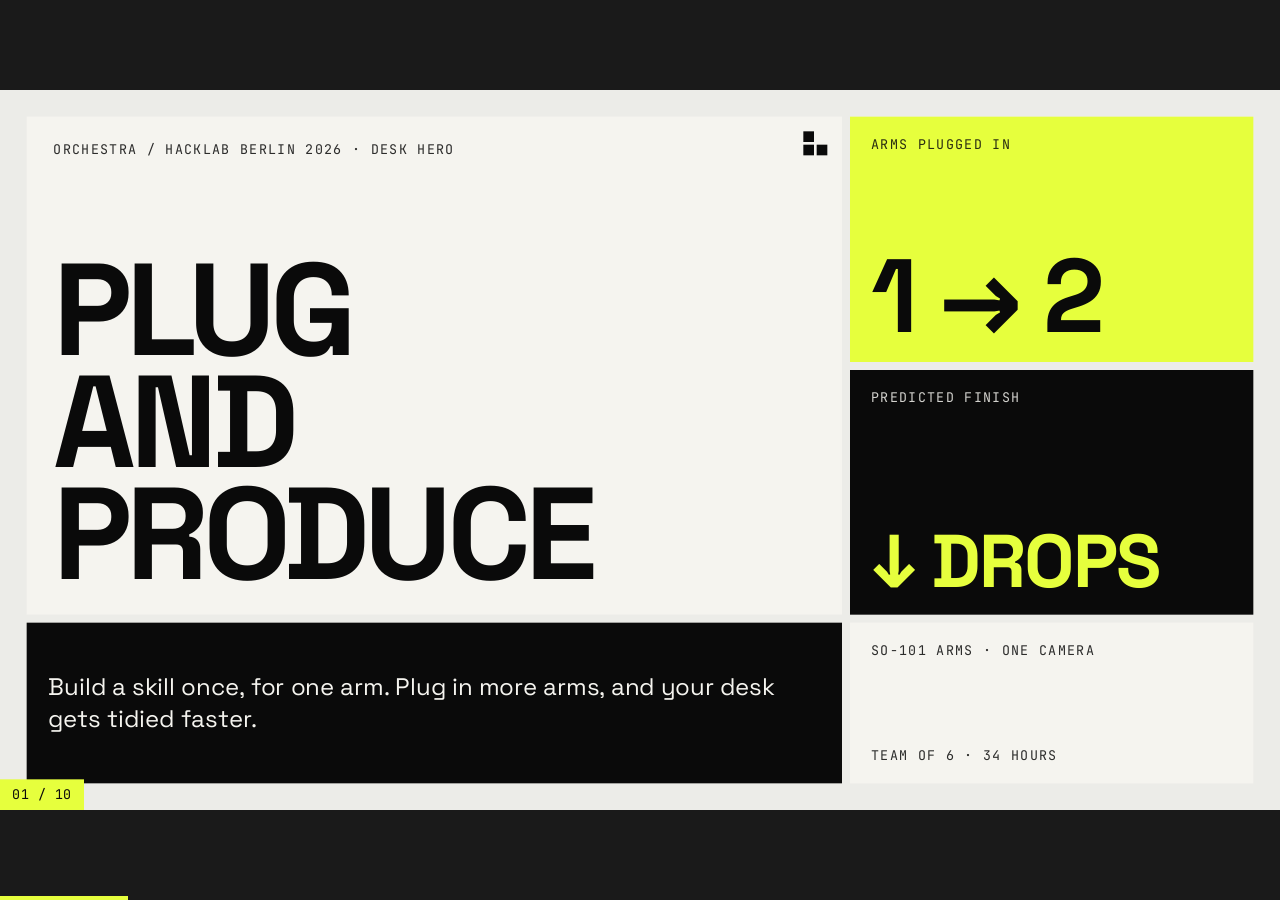
<file: presentation/index.html>
<!DOCTYPE html>
<html lang="en">
<head>
<meta charset="UTF-8">
<meta name="viewport" content="width=device-width, initial-scale=1.0">
<title>Plug and Produce · Orchestra</title>

<!-- Fonts: Space Grotesk (display + body), JetBrains Mono (labels) -->
<link rel="preconnect" href="https://fonts.googleapis.com">
<link rel="preconnect" href="https://fonts.gstatic.com" crossorigin>
<link href="https://fonts.googleapis.com/css2?family=Space+Grotesk:wght@400;500;700&family=JetBrains+Mono:wght@400;500&display=swap" rel="stylesheet">

<style>
/* ===========================================
   THEME: Neo-Grid Bold
   Change these to restyle the whole deck
   =========================================== */
:root {
    --paper: #F5F4EF;
    --bg: #ECECE8;
    --ink: #0A0A0A;
    --lemon: #E6FF3D;
    --muted: #8A8A85;
    --stage-bg: #1A1A1A;
    --slide-bg: var(--bg);

    --font-display: 'Space Grotesk', 'Helvetica Neue', Helvetica, Arial, sans-serif;
    --font-mono: 'JetBrains Mono', ui-monospace, monospace;

    --ease-out-expo: cubic-bezier(0.16, 1, 0.3, 1);
}

* { margin: 0; padding: 0; box-sizing: border-box; }

/* ===========================================
   FIXED 16:9 STAGE: MANDATORY BASE STYLES
   (viewport-base.css, included in full)
   =========================================== */
html,
body {
    width: 100%;
    height: 100%;
    margin: 0;
    overflow: hidden;
    background: var(--stage-bg, #000);
}

.deck-viewport {
    position: fixed;
    inset: 0;
    overflow: hidden;
    background: var(--stage-bg, #000);
}

.deck-stage {
    position: absolute;
    left: 0;
    top: 0;
    width: 1920px;
    height: 1080px;
    overflow: hidden;
    transform-origin: 0 0;
    background: var(--slide-bg, #fff);
}

.slide {
    position: absolute;
    inset: 0;
    width: 1920px;
    height: 1080px;
    overflow: hidden;
    display: block;
    visibility: hidden;
    opacity: 0;
    pointer-events: none;
    background: var(--slide-bg, #fff);
}

.slide.active,
.slide.visible {
    visibility: visible;
    opacity: 1;
    pointer-events: auto;
    z-index: 1;
}

img,
video,
canvas,
svg {
    max-width: 100%;
    max-height: 100%;
}

.deck-controls {
    position: fixed;
    left: 50%;
    bottom: 22px;
    transform: translateX(-50%);
    z-index: 1000;
}

@media print {
    html,
    body {
        width: 1920px;
        height: auto;
        overflow: visible;
        background: #fff;
    }

    .deck-viewport {
        position: static;
        overflow: visible;
        background: #fff;
    }

    .deck-stage {
        position: static;
        width: auto;
        height: auto;
        transform: none !important;
        background: none;
    }

    .slide {
        position: relative;
        display: block !important;
        visibility: visible !important;
        opacity: 1 !important;
        pointer-events: auto !important;
        width: 1920px;
        height: 1080px;
        break-after: page;
        page-break-after: always;
    }

    .slide:last-child {
        break-after: auto;
        page-break-after: auto;
    }

    .deck-controls {
        display: none !important;
    }
}

@media (prefers-reduced-motion: reduce) {
    *,
    *::before,
    *::after {
        animation-duration: 0.01ms !important;
        transition-duration: 0.2s !important;
    }
}

/* ===========================================
   GRID FRAME: 12 columns x 8 rows, 40px inset, 12px gaps
   Place panels with inline grid-column / grid-row spans
   =========================================== */
.slide { font-family: var(--font-display); color: var(--ink); }

.frame {
    position: absolute;
    inset: 40px;
    display: grid;
    grid-template-columns: repeat(12, 1fr);
    grid-template-rows: repeat(8, 1fr);
    gap: 12px;
}

/* ===========================================
   PANELS: paper (default), ink (inverted), lemon (signal)
   No radius, no shadow: depth comes from color adjacency
   =========================================== */
.p {
    position: relative;
    overflow: hidden;
    background: var(--paper);
    padding: 28px 32px;
    display: flex;
    flex-direction: column;
    gap: 18px;
    min-width: 0;
    min-height: 0;
}
.p.ink { background: var(--ink); color: var(--paper); }
.p.lemon { background: var(--lemon); color: var(--ink); }
.p.between { justify-content: space-between; }
.p.end { justify-content: flex-end; }
.p.pad-lg { padding: 36px 40px; }
/* Card bodies reserve equal lines so headlines in a row line up */
.p.between > div:last-child > p.bsm { min-height: 4.35em; }
.p.between > div:last-child > p.body { min-height: 2.7em; }

/* ===========================================
   TYPOGRAPHY
   Display = Space Grotesk 700 uppercase; body = 400 mixed case;
   labels = JetBrains Mono uppercase, tracked
   =========================================== */
.lab {
    font: 400 20px/1.35 var(--font-mono);
    letter-spacing: 0.1em;
    text-transform: uppercase;
    opacity: 0.85;
}
.lab-sm { font: 400 16px/1.4 var(--font-mono); letter-spacing: 0.1em; text-transform: uppercase; opacity: 0.8; }

.display, .title, .sub, .ch, .h3, .stat, .stat-lg, .stat-sm, .secnum {
    font-family: var(--font-display);
    font-weight: 700;
    text-transform: uppercase;
}
.display { font-size: 132px; line-height: 0.92; letter-spacing: -0.02em; }
.title   { font-size: 88px;  line-height: 0.95; letter-spacing: -0.015em; }
.sub     { font-size: 56px;  line-height: 1.0;  letter-spacing: -0.01em; }
.ch      { font-size: 44px;  line-height: 1.0;  letter-spacing: -0.01em; }
.h3      { font-size: 30px;  line-height: 1.05; letter-spacing: -0.005em; }
.stat    { font-size: 156px; line-height: 0.9;  letter-spacing: -0.03em; }
.stat-lg { font-size: 240px; line-height: 0.85; letter-spacing: -0.04em; }
.stat-sm { font-size: 96px;  line-height: 0.9;  letter-spacing: -0.03em; }
.secnum  { font-size: 320px; line-height: 0.85; letter-spacing: -0.05em; }

.body    { font: 400 28px/1.35 var(--font-display); }
.body-lg { font: 400 36px/1.3 var(--font-display); }
.bsm     { font: 400 22px/1.45 var(--font-display); }
.mono { font-family: var(--font-mono); }

/* Headline emphasis: <mark> = lemon swatch, <em> = lemon color, upright */
mark { background: var(--lemon); color: var(--ink); padding: 0 8px; }
em { font-style: normal; color: var(--lemon); }
.p.lemon em, .p:not(.ink) em { color: var(--ink); background: var(--lemon); padding: 0 6px; }

/* ===========================================
   DECORATIVE MARKS
   =========================================== */
.corner {
    position: absolute; top: 22px; right: 22px;
    width: 36px; height: 36px;
    display: grid; grid-template: 1fr 1fr / 1fr 1fr; gap: 4px;
}
.corner i { background: currentColor; }
.corner i:nth-child(2) { background: transparent; }

.blockmark {
    width: 96px; height: 96px;
    display: grid; grid-template: 1fr 1fr / 1fr 1fr; gap: 6px;
}
.blockmark i:nth-child(1), .blockmark i:nth-child(4) { background: currentColor; }

/* Page-number tag, bottom-left of every slide */
.pagenum {
    position: absolute; left: 0; bottom: 0; z-index: 2;
    font: 400 20px var(--font-mono); letter-spacing: 0.04em;
    padding: 10px 18px;
    background: var(--paper); color: var(--ink);
}
.pagenum.invert { background: var(--ink); color: var(--paper); }
.pagenum.lemon { background: var(--lemon); color: var(--ink); }

/* Status chips (0-radius "pills") */
.chips { display: flex; flex-wrap: wrap; gap: 12px; }
.chip {
    font: 500 20px var(--font-mono); letter-spacing: 0.08em; text-transform: uppercase;
    padding: 8px 14px; border: 1.5px solid currentColor;
}
.chip.yes { background: var(--lemon); color: var(--ink); border-color: var(--ink); }

/* ===========================================
   REVEAL ANIMATION: panels rise in, staggered, when a slide becomes visible
   =========================================== */
.frame > .p {
    opacity: 0;
    transform: translateY(24px);
    transition: opacity 0.55s var(--ease-out-expo), transform 0.55s var(--ease-out-expo);
}
.slide.visible .frame > .p { opacity: 1; transform: none; }
.frame > .p:nth-child(1) { transition-delay: 0.05s; }
.frame > .p:nth-child(2) { transition-delay: 0.15s; }
.frame > .p:nth-child(3) { transition-delay: 0.25s; }
.frame > .p:nth-child(4) { transition-delay: 0.35s; }
.frame > .p:nth-child(5) { transition-delay: 0.45s; }
.frame > .p:nth-child(6) { transition-delay: 0.55s; }
.frame > .p:nth-child(7) { transition-delay: 0.65s; }
.frame > .p:nth-child(8) { transition-delay: 0.75s; }

/* ===========================================
   SLIDE 3: LIVE COUNTDOWN WIDGET (example numbers, see slide 6)
   =========================================== */
.clock-time {
    font: 700 132px/0.9 var(--font-display); letter-spacing: -0.03em;
    color: var(--lemon); font-variant-numeric: tabular-nums;
}
.lanes { display: grid; gap: 14px; }
.lane { display: grid; grid-template-columns: 92px 1fr; align-items: center; gap: 14px; opacity: 0.25; transition: opacity 0.4s; }
.lane.on { opacity: 1; }
.lane .bar { height: 34px; display: flex; gap: 6px; }
.lane .bar i { display: block; height: 100%; background: var(--paper); transform: scaleX(0); transform-origin: left; transition: transform 0.6s var(--ease-out-expo); }
.lane.on .bar i { transform: scaleX(1); }
.lane .bar i.l { background: var(--lemon); }
.limit-tag { align-self: flex-start; }

/* ===========================================
   SLIDE 4: FLOW ARROW
   =========================================== */
.arrow { width: 56px; height: 56px; position: absolute; right: 24px; top: 24px; }

/* ===========================================
   SLIDE 5: DEMO BEATS
   =========================================== */
.film { position: relative; padding: 0; overflow: hidden; background: var(--ink); }
.film video { position: absolute; inset: 0; width: 100%; height: 100%; object-fit: contain; background: var(--ink); }
.film .missing { position: absolute; inset: 0; display: none; align-items: center; justify-content: center; text-align: center; padding: 40px; color: var(--paper); font: 500 24px/1.4 var(--font-mono); }
.film.nofilm video { display: none; }
.film.nofilm .missing { display: flex; }
.beats { list-style: none; display: grid; gap: 30px; }
.beats li { display: grid; grid-template-columns: 72px 1fr; gap: 20px; align-items: baseline; }
.beats .n { font: 500 24px var(--font-mono); letter-spacing: 0.06em; color: var(--lemon); }
.beats .t { font: 400 30px/1.3 var(--font-display); }
.beats b { font-weight: 700; text-transform: uppercase; letter-spacing: -0.005em; }

/* ===========================================
   SLIDE 6: BAR CHART (ideal 1/N vs lower bound)
   =========================================== */
.chart { flex: 1; display: grid; grid-template-columns: repeat(4, 1fr); gap: 40px; align-items: end;
         border-left: 2px solid var(--ink); border-bottom: 2px solid var(--ink); padding: 0 32px; min-height: 0; }
.grp { height: 100%; display: flex; align-items: flex-end; gap: 10px; position: relative; }
.bar-v { flex: 1; position: relative; transform: scaleY(0); transform-origin: bottom; transition: transform 0.8s var(--ease-out-expo); }
.slide.visible .bar-v { transform: scaleY(1); }
.grp:nth-child(2) .bar-v { transition-delay: 0.15s; }
.grp:nth-child(3) .bar-v { transition-delay: 0.3s; }
.grp:nth-child(4) .bar-v { transition-delay: 0.45s; }
.bar-v.a { background: var(--ink); }
.bar-v.b { background: var(--lemon); border: 1.5px solid var(--ink); }
.bar-v span { position: absolute; top: -34px; left: 0; right: 0; text-align: center; font: 500 20px var(--font-mono); }
.xaxis { display: grid; grid-template-columns: repeat(4, 1fr); gap: 40px; padding: 0 32px 0 34px; }
.xaxis div { text-align: center; }
.legend { display: flex; gap: 28px; align-items: center; }
.sw { display: inline-block; width: 22px; height: 22px; vertical-align: -4px; margin-right: 10px; }
.sw.a { background: var(--ink); }
.sw.b { background: var(--lemon); border: 1.5px solid var(--ink); }
.formula { font: 500 38px/1.35 var(--font-mono); letter-spacing: 0.01em; }
.formula u { text-decoration: none; border-bottom: 3px solid var(--lemon); }

/* ===========================================
   PRESENTER CHROME (outside the stage)
   Progress bar, notes overlay (N), edit toggle (E)
   =========================================== */
.progress { position: fixed; left: 0; bottom: 0; height: 4px; background: var(--lemon); z-index: 1001; transition: width 0.3s; }
.notes { display: none; }
#notesPanel {
    position: fixed; left: 0; right: 0; bottom: 0; z-index: 1002;
    background: rgba(10, 10, 10, 0.92); color: var(--paper);
    font: 400 18px/1.5 var(--font-display); padding: 18px 28px 24px;
    transform: translateY(100%); transition: transform 0.25s;
}
#notesPanel.show { transform: none; }
#notesPanel .lab { color: var(--lemon); margin-bottom: 6px; }

.edit-hotzone { position: fixed; top: 0; left: 0; width: 80px; height: 80px; z-index: 10000; cursor: pointer; }
.edit-toggle {
    position: fixed; top: 16px; left: 16px; z-index: 10001;
    font: 500 14px var(--font-mono); letter-spacing: 0.08em; text-transform: uppercase;
    background: var(--lemon); color: var(--ink); border: 0; padding: 10px 14px; cursor: pointer;
    opacity: 0; pointer-events: none; transition: opacity 0.3s ease;
}
.edit-toggle.show, .edit-toggle.active { opacity: 1; pointer-events: auto; }
body.editing .deck-stage [contenteditable="true"]:focus { outline: 3px dashed var(--lemon); outline-offset: 4px; }
</style>
</head>
<body>
<div class="deck-viewport">
<main class="deck-stage" id="deckStage">

<!-- =========================================================
     01 / COVER
     ========================================================= -->
<section class="slide" aria-label="Plug and Produce">
  <div class="frame">
    <div class="p pad-lg between" style="grid-column:1/span 8;grid-row:1/span 6">
      <div class="lab">Orchestra / HackLab Berlin 2026 &middot; Desk Hero</div>
      <div class="corner"><i></i><i></i><i></i><i></i></div>
      <h1 class="display" style="font-size:196px;line-height:.86;letter-spacing:-.045em">Plug<br>and<br>Produce</h1>
    </div>
    <div class="p lemon between" style="grid-column:9/span 4;grid-row:1/span 3">
      <div class="lab">Arms plugged in</div>
      <div class="stat">1&nbsp;&rarr;&nbsp;2</div>
    </div>
    <div class="p ink between" style="grid-column:9/span 4;grid-row:4/span 3">
      <div class="lab">Predicted finish</div>
      <div class="stat-sm" style="font-size:112px;color:var(--lemon)">&darr;&nbsp;Drops</div>
    </div>
    <div class="p ink" style="grid-column:1/span 8;grid-row:7/span 2;justify-content:center">
      <p class="body-lg">Build a skill once, for one arm. Plug in more arms, and your desk gets tidied faster.</p>
    </div>
    <div class="p between" style="grid-column:9/span 4;grid-row:7/span 2">
      <div class="lab">SO-101 arms &middot; one camera</div>
      <div class="lab">Team of 6 &middot; 34 hours</div>
    </div>
  </div>
  <div class="pagenum lemon">01 / 10</div>
  <aside class="notes">We're Orchestra. Your desk is a mess. Point a camera at it and the arms tidy it. In a hurry? Plug in another arm and watch the finish time drop. (~15 s)</aside>
</section>

<!-- =========================================================
     02 / PROBLEM
     ========================================================= -->
<section class="slide" aria-label="The problem">
  <div class="frame">
    <div class="p pad-lg between" style="grid-column:1/span 7;grid-row:1/span 4">
      <div class="lab">The problem / your desk</div>
      <div class="corner"><i></i><i></i><i></i><i></i></div>
      <h2 class="title">A desk robot does<br><mark>one trained thing</mark></h2>
    </div>
    <div class="p lemon between" style="grid-column:8/span 5;grid-row:1/span 4">
      <div class="lab">Demos to teach the skill, once</div>
      <div><div class="stat-lg">41</div><p class="body" style="margin-top:18px">Extra demos to add another arm: 0</p></div>
    </div>
    <div class="p ink between" style="grid-column:1/span 4;grid-row:5/span 4">
      <div class="stat-sm" style="color:var(--lemon)">01</div>
      <div><div class="ch" style="margin-bottom:14px">New object</div><p class="body">A trained policy only knows what it was shown. One independent test on this arm: 30&ndash;40% success after 50 demos.</p></div>
    </div>
    <div class="p between" style="grid-column:5/span 4;grid-row:5/span 4">
      <div class="stat-sm">02</div>
      <div><div class="ch" style="margin-bottom:14px">In a hurry</div><p class="body">An SO-101 costs about $100. But every new arm setup means new data and new training.</p></div>
    </div>
    <div class="p ink between" style="grid-column:9/span 4;grid-row:5/span 4">
      <div class="stat-sm" style="color:var(--lemon)">03</div>
      <div><div class="ch" style="margin-bottom:14px">More arms</div><p class="body">Published multi-arm systems get 1.5&ndash;3&times;, not N&times;. Nothing tells you why.</p></div>
    </div>
  </div>
  <div class="pagenum">02 / 10</div>
  <aside class="notes">Desk robots today are trained for one chore with the objects they saw. One independent test on this very arm got 30 to 40 percent success after 50 demonstrations. The arm itself is the cheap part, about a hundred dollars. Putting a second one to work is the hard part: new data, or re-programming. And more arms is never N times faster: published systems get 1.5 to 3 times, with nothing telling you why. Ours: the skill is taught once, from 41 demonstrations. Adding another arm needs none: Orchestra deploys the same skill on it. (~35 s) Sources if asked: Tiensmith 2026 blog test (ACT about 40%, SmolVLA and pi0.5 about 30%); Hugging Face launch price; our research report for the 1.5 to 3 times range.</aside>
</section>

<!-- =========================================================
     03 / IDEA
     ========================================================= -->
<section class="slide" aria-label="The idea" data-countdown>
  <div class="frame">
    <div class="p pad-lg between" style="grid-column:1/span 9;grid-row:1/span 3">
      <div class="lab">The idea</div>
      <h2 class="title" style="font-size:84px">Press Go. Plug in.<br><mark>Watch the clock drop.</mark></h2>
    </div>
    <div class="p lemon between" style="grid-column:1/span 3;grid-row:4/span 5">
      <div class="stat-sm">01</div>
      <div>
        <div class="ch" style="margin-bottom:14px">See</div>
        <p class="bsm">A camera model reads the desk, names each thing, decides where it goes and writes the steps.</p>
      </div>
    </div>
    <div class="p between" style="grid-column:4/span 3;grid-row:4/span 5">
      <div class="stat-sm">02</div>
      <div>
        <div class="ch" style="margin-bottom:14px">Split</div>
        <p class="bsm">The planner gives every step to an arm and predicts the finish time.</p>
      </div>
    </div>
    <div class="p ink between" style="grid-column:7/span 3;grid-row:4/span 5">
      <div class="stat-sm" style="color:var(--lemon)">03</div>
      <div>
        <div class="ch" style="margin-bottom:14px">Re-split</div>
        <p class="bsm">An arm joins, leaves or fails: running steps stay put, the rest is re-planned live.</p>
      </div>
    </div>
    <div class="p ink between" style="grid-column:10/span 3;grid-row:1/span 8">
      <div class="lab">Predicted finish &middot; our planner</div>
      <div class="clock-time" id="clockTime">2:00</div>
      <div class="chip yes limit-tag" id="clockLimit">Limit: arms</div>
      <div class="lanes">
        <div class="lane on" data-lane="1"><span class="lab">Arm 1</span><div class="bar"><i style="width:30%"></i><i style="width:22%"></i><i style="width:26%"></i></div></div>
        <div class="lane" data-lane="2"><span class="lab">Arm 2</span><div class="bar"><i class="l" style="width:28%"></i><i class="l" style="width:24%"></i></div></div>
        <div class="lane" data-lane="3"><span class="lab">Arm 3</span><div class="bar"><i style="width:34%"></i></div></div>
      </div>
      <div class="lab-sm">Sort 12 objects &middot; planner output on today's code</div>
    </div>
  </div>
  <div class="pagenum invert">03 / 10</div>
  <aside class="notes">The pitch in one line: modular skills. Build a skill once, for one arm. Plug in more arms and Orchestra deploys it across all of them, with no new training and no re-programming. Three moves. See: a camera model reads the desk and writes the steps. Split: the planner assigns steps and predicts the finish. Re-split: when an arm joins, leaves or fails, we re-plan the rest live. The clock on the right is our planner's real output for the 12-object sort: watch it drop as arms join, then stop when a shared bin binds. (~35 s)</aside>
</section>

<!-- =========================================================
     04 / HOW IT WORKS
     ========================================================= -->
<section class="slide" aria-label="How it works">
  <div class="frame">
    <div class="p pad-lg between" style="grid-column:1/span 5;grid-row:1/span 2">
      <div class="lab">How it works</div>
      <h2 class="sub">One loop, <mark>any arm</mark></h2>
    </div>
    <div class="p ink between" style="grid-column:6/span 7;grid-row:1/span 2">
      <div class="lab">The one contract every arm speaks</div>
      <p class="body-lg"><span class="mono" style="color:var(--lemon);font-size:32px;white-space:nowrap">execute(task) &rarr; ok | failed | timeout | arm_down</span><br>Every arm runs the same skills. Orchestra manages the rest.</p>
    </div>

    <div class="p between" style="grid-column:1/span 3;grid-row:3/span 3">
      <svg class="arrow" viewBox="0 0 64 64" aria-hidden="true"><path d="M8 32h44M36 16l16 16-16 16" fill="none" stroke="currentColor" stroke-width="6"/></svg>
      <div class="lab">Ops &middot; 01</div>
      <div><div class="h3" style="margin-bottom:10px">Camera + VLM</div><p class="bsm">Qwen3-VL points at each object; ArUco markers map pixels onto the table.</p></div>
    </div>
    <div class="p lemon between" style="grid-column:4/span 3;grid-row:3/span 3">
      <svg class="arrow" viewBox="0 0 64 64" aria-hidden="true"><path d="M8 32h44M36 16l16 16-16 16" fill="none" stroke="currentColor" stroke-width="6"/></svg>
      <div class="lab">Ops &middot; 02</div>
      <div><div class="h3" style="margin-bottom:10px">Planner</div><p class="bsm">Reach: only arms that can get to an object are offered it. Time: every step has an estimate, replaced by each arm's measured times.</p></div>
    </div>
    <div class="p between" style="grid-column:7/span 3;grid-row:3/span 3">
      <svg class="arrow" viewBox="0 0 64 64" aria-hidden="true"><path d="M8 32h44M36 16l16 16-16 16" fill="none" stroke="currentColor" stroke-width="6"/></svg>
      <div class="lab">Ops &middot; 03</div>
      <div><div class="h3" style="margin-bottom:10px">Executor</div><p class="bsm">One arm at a time in a shared area. Retries, heartbeat, and a re-plan on every event.</p></div>
    </div>
    <div class="p ink between" style="grid-column:10/span 3;grid-row:3/span 3">
      <div class="lab">Action &middot; 04</div>
      <div><div class="h3" style="margin-bottom:10px">Arm workers</div><p class="bsm">Pick and place by calibrated IK: the same skill on every arm. X-VLA (0.9B), fine-tuned on 41 demos, fits the same call.</p></div>
    </div>

    <div class="p lemon between" style="grid-column:1/span 4;grid-row:6/span 3">
      <div class="lab">Hardware</div>
      <div><div class="h3" style="margin-bottom:10px">Discovery</div><p class="bsm">Arm plugged in or out: its worker starts, homes slowly, joins the plan.</p></div>
    </div>
    <div class="p between" style="grid-column:5/span 4;grid-row:6/span 3">
      <div class="lab">Ops</div>
      <div><div class="h3" style="margin-bottom:10px">Event log</div><p class="bsm">Append-only JSON lines. The screen reads only this.</p></div>
    </div>
    <div class="p ink between" style="grid-column:9/span 4;grid-row:6/span 3">
      <div class="lab">Ops</div>
      <div><div class="h3" style="margin-bottom:10px">Live screen</div><p class="bsm">Countdown, what-if for 1&ndash;4 arms, the limit in words, plan vs actual.</p></div>
    </div>
  </div>
  <div class="pagenum invert">04 / 10</div>
  <aside class="notes">Left to right. The camera model names what is on the desk and writes the steps. Reach: we know where each arm stands, so a step is only offered to arms that can get to the object. Time: every step has an estimate, and after the first few the planner uses each arm's own measured times, so the finish time on screen gets more honest as it runs. The executor keeps two arms out of the same spot and re-plans on every event. Plugging in an arm is just one more event. (~40 s)</aside>
</section>

<!-- =========================================================
     05 / LIVE DEMO CUE
     ========================================================= -->
<section class="slide" aria-label="Live demo">
  <div class="frame">
    <div class="p film" style="grid-column:1/span 8;grid-row:1/span 8">
      <video src="media/real_two_arms.mp4" controls muted playsinline preload="metadata" onerror="this.parentNode.classList.add('nofilm')"></video>
      <div class="missing">Film of the real run:<br>media/real_two_arms.mp4</div>
    </div>
    <div class="p ink pad-lg" style="grid-column:9/span 4;grid-row:1/span 8;justify-content:center">
      <ol class="beats">
        <li><span class="n">01</span><span class="t"><b>See.</b> The camera reads the desk and splits the work.</span></li>
        <li><span class="n">02</span><span class="t"><b>Go.</b> One arm tidies; the clock runs.</span></li>
        <li><span class="n">03</span><span class="t"><b>Plug in.</b> A second arm, found by its USB.</span></li>
        <li><span class="n">04</span><span class="t"><b>Re-plan.</b> The rest is re-split, live.</span></li>
        <li><span class="n">05</span><span class="t"><b>Together.</b> Both arms finish the desk.</span></li>
      </ol>
    </div>
  </div>
  <div class="pagenum invert">05 / 10</div>
  <aside class="notes">Play the film, shot on our own table (click the video). Narrate each beat over it; keep quiet at the plug-in and let the screen do the talking. Say only what the film shows. If the rig is on stage and behaving, offer a judge to put their own object on the desk. (~90 s)</aside>
</section>

<!-- =========================================================
     06 / THREE ARMS, SIMULATED
     ========================================================= -->
<section class="slide" aria-label="Three arms">
  <div class="frame">
    <div class="p film" style="grid-column:1/span 8;grid-row:1/span 8">
      <video src="../docs/media/pyramid_isaac_sim.mp4" controls muted playsinline preload="metadata" onerror="this.parentNode.classList.add('nofilm')"></video>
      <div class="missing">Simulation film:<br>docs/media/pyramid_isaac_sim.mp4</div>
    </div>
    <div class="p lemon between pad-lg" style="grid-column:9/span 4;grid-row:1/span 4">
      <div class="lab">Same planner, three arms, another job</div>
      <div class="ch">Arms join<br>as it runs</div>
    </div>
    <div class="p ink between" style="grid-column:9/span 4;grid-row:5/span 2">
      <div class="lab">Steps done, 14 boxes into a pyramid</div>
      <div class="stat-sm" style="color:var(--lemon)">28/28</div>
    </div>
    <div class="p between" style="grid-column:9/span 4;grid-row:7/span 2">
      <div class="lab">Simulated (MuJoCo, shown in Isaac Sim)</div>
      <p class="bsm">Arm 2 joins after 3 boxes, arm 3 after 7. Done in 110.5 s, no contact between arms.</p>
    </div>
  </div>
  <div class="pagenum invert">06 / 10</div>
  <aside class="notes">Two arms is what fits on our table. In simulation the same planner and executor run three: one arm starts alone, the second joins after three boxes, the third after seven, and nobody re-programs anything. A different job too, stacking a pyramid: the system does not care what the task is. Say clearly this one is simulated. (~25 s)</aside>
</section>

<!-- =========================================================
     07 / WHY IT STOPS SPEEDING UP
     ========================================================= -->
<section class="slide" aria-label="Why it stops speeding up">
  <div class="frame">
    <div class="p pad-lg between" style="grid-column:1/span 6;grid-row:1/span 3">
      <div class="lab">Why it stops speeding up</div>
      <h2 class="title" style="font-size:72px">More arms help<br><mark>until</mark> something<br>else binds</h2>
    </div>
    <div class="p ink between pad-lg" style="grid-column:7/span 6;grid-row:1/span 3">
      <div class="lab">Lower bound, computed on every re-plan</div>
      <div class="formula">finish &ge; max(<br>&nbsp;&nbsp;<u>work &divide; arms</u>,<br>&nbsp;&nbsp;<u>step order</u>, <u>busiest shared area</u> )</div>
      <div class="chips"><span class="chip yes">arms</span><span class="chip yes">order</span><span class="chip yes">resource:&lt;name&gt;</span></div>
    </div>
    <div class="p" style="grid-column:1/span 8;grid-row:4/span 5;gap:16px">
      <div class="legend lab"><span><i class="sw a"></i>Ideal 1/N</span><span><i class="sw b"></i>Our plan</span><span style="margin-left:auto">Sort 12 objects &middot; seconds</span></div>
      <div class="chart" id="scaleChart" style="margin-top:40px">
        <div class="grp"><div class="bar-v a" style="height:100%"><span>120</span></div><div class="bar-v b" style="height:100%"><span>120</span></div></div>
        <div class="grp"><div class="bar-v a" style="height:50%"><span>60</span></div><div class="bar-v b" style="height:53.3%"><span>64</span></div></div>
        <div class="grp"><div class="bar-v a" style="height:33.3%"><span>40</span></div><div class="bar-v b" style="height:45%"><span>54</span></div></div>
        <div class="grp"><div class="bar-v a" style="height:25%"><span>30</span></div><div class="bar-v b" style="height:45%"><span>54</span></div></div>
      </div>
      <div class="xaxis lab-sm" id="scaleAxis"><div>1 arm<br>limit: arms</div><div>2 arms<br>limit: arms</div><div>3 arms<br>limit: input bin</div><div>4 arms<br>limit: input bin</div></div>
    </div>
    <div class="p lemon between" style="grid-column:9/span 4;grid-row:4/span 3">
      <div class="lab">Planned speed-up (planner output), sort 12 objects, <span data-fact="scaling.best_arms">3</span> arms</div>
      <div class="stat" data-fact="scaling.best_speedup">2.2&times;</div>
    </div>
    <div class="p ink between" style="grid-column:9/span 4;grid-row:7/span 2">
      <div class="lab">Published multi-arm systems: 1.5&ndash;3&times;</div>
      <p class="body">Not N&times;. The screen names the limit, in words.</p>
    </div>
  </div>
  <div class="pagenum invert">07 / 10</div>
  <aside class="notes">Speed-up is never N times. The finish time can't beat the work split across arms, the longest chain of ordered steps, or the busiest shared area. We compute that bound on every re-plan and say which one binds. This chart is planned, not measured on real arms: our planner on today's code for a 12-object sort: the second arm nearly halves it, the third helps less, and the fourth adds nothing because everyone queues at the shared input bin. (~35 s)</aside>
</section>

<!-- =========================================================
     08 / BUILT THIS WEEKEND (numbers filled by update_deck.py)
     ========================================================= -->
<section class="slide" aria-label="Built this weekend">
  <div class="frame">
    <div class="p pad-lg between" style="grid-column:1/span 6;grid-row:1/span 3">
      <div class="lab">Where we are</div>
      <h2 class="title" style="font-size:80px">Built this<br><mark>weekend</mark></h2>
      <div class="lab-sm">From the repo &middot; main @ <span data-fact="main_sha">ec9f69e</span> &middot; <span data-fact="generated">Sat 21 Nov</span></div>
    </div>
    <div class="p lemon between" style="grid-column:7/span 3;grid-row:1/span 3">
      <div class="lab">Tests across team branches</div>
      <div class="stat" data-fact="show.tests">199</div>
    </div>
    <div class="p ink between" style="grid-column:10/span 3;grid-row:1/span 3">
      <div class="lab">Commits, all teams</div>
      <div class="stat" style="color:var(--lemon)" data-fact="show.commits">91</div>
    </div>
    <div class="p between" style="grid-column:1/span 3;grid-row:4/span 3">
      <div class="lab">Operations backlog done</div>
      <div class="stat-sm" data-fact="show.ops_backlog">16/22</div>
    </div>
    <div class="p ink between" style="grid-column:4/span 3;grid-row:4/span 3">
      <div class="lab">Action workstreams done</div>
      <div class="stat-sm" style="color:var(--lemon)" data-fact="show.action_work">12/13</div>
    </div>
    <div class="p between" style="grid-column:7/span 3;grid-row:4/span 3">
      <div class="lab">Arm pairs calibrated, teleoperating</div>
      <div class="stat-sm" data-fact="show.pairs">2</div>
    </div>
    <div class="p lemon between" style="grid-column:10/span 3;grid-row:4/span 3">
      <div class="lab">Two-arm demos, X-VLA policy trained in <span data-fact="show.policy_time">1 h 42 min</span></div>
      <div class="stat-sm" data-fact="show.policy_episodes">41</div>
    </div>
    <div class="p ink between" style="grid-column:1/span 6;grid-row:7/span 2">
      <div class="lab">Simulation</div>
      <p class="body">Sort 12 objects: <span data-fact="show.sim_steps">24/24</span> steps on <span data-fact="show.sim_arms">3</span> MuJoCo arms; a failed grasp recovers.</p>
    </div>
    <div class="p between" style="grid-column:7/span 6;grid-row:7/span 2">
      <div class="lab">Real arms, on film</div>
      <p class="body">Two SO-101s tidy 5 of 5 objects in 2:49, same skill on both. An arm plugged in mid-run joins in under 1 s.</p>
    </div>
  </div>
  <div class="pagenum">08 / 10</div>
  <aside class="notes">Where we are, straight from the repo: the camera, the planner and the live re-split work end to end; simulated arms run the whole sort; and since Sunday morning two real arms tidy the table together, with an arm joining mid-run in under a second. A learned policy is next: X-VLA, trained on our 41 two-arm demos, fits them to within <span data-fact="show.policy_error">0.9°</span>; its success on the arms is not measured yet. (~25 s)</aside>
</section>

<!-- =========================================================
     09 / UNDER THE HOOD + TEAM
     ========================================================= -->
<section class="slide" aria-label="Under the hood">
  <div class="frame">
    <div class="p lemon between" style="grid-column:1/span 3;grid-row:1/span 3">
      <div class="lab">CP-SAT proves the plan optimal at 4&ndash;8 arms</div>
      <div class="stat" style="font-size:128px">&lt;2&nbsp;s</div>
    </div>
    <div class="p between" style="grid-column:4/span 3;grid-row:1/span 3">
      <div class="lab">Switch plans only if 10% better, unless arms change or a step fails</div>
      <div class="stat" style="font-size:128px">10%</div>
    </div>
    <div class="p ink between" style="grid-column:7/span 3;grid-row:1/span 3">
      <div class="lab">Running steps moved by a re-plan</div>
      <div class="stat" style="font-size:128px;color:var(--lemon)">0</div>
    </div>
    <div class="p between" style="grid-column:10/span 3;grid-row:1/span 3">
      <div class="lab">Camera check per place step, Qwen3-VL on one laptop GPU</div>
      <div class="stat" style="font-size:128px">2.8&nbsp;s</div>
    </div>

    <div class="p ink between" style="grid-column:1/span 4;grid-row:4/span 5">
      <div class="lab">Hardware</div>
      <div>
        <div class="sub" style="margin-bottom:16px">Diego &amp; Om</div>
        <p class="bsm">Rig, calibration, safe motion. Two real arms picking by camera, aim fitted on logged grasps.</p>
      </div>
    </div>
    <div class="p between" style="grid-column:5/span 4;grid-row:4/span 5">
      <div class="lab">Action</div>
      <div>
        <div class="sub" style="margin-bottom:16px">Vivek &amp; Sahil</div>
        <p class="bsm">IK skills behind one worker, sort on 3 MuJoCo arms. X-VLA trained on 41 two-arm demos.</p>
      </div>
    </div>
    <div class="p lemon between" style="grid-column:9/span 4;grid-row:4/span 5">
      <div class="lab">Operations</div>
      <div>
        <div class="sub" style="margin-bottom:16px">Vato &amp; Aravind</div>
        <p class="bsm">Planners, live re-split, live screen, plug-in detection. Qwen3-VL reads the desk.</p>
      </div>
    </div>
  </div>
  <div class="pagenum lemon">09 / 10</div>
  <aside class="notes">Under the hood: CP-SAT proves optimal plans in under 2 s at 4 to 8 arms, with HEFT as the live default. We never move a running step, we only switch plans when it's clearly better, and the camera checks every place. Three teams, one contract between them. (~25 s)</aside>
</section>

<!-- =========================================================
     10 / CLOSE
     ========================================================= -->
<section class="slide" aria-label="Thank you">
  <div class="frame">
    <div class="p ink end pad-lg" style="grid-column:1/span 9;grid-row:1/span 6">
      <div class="corner" style="color:var(--lemon)"><i></i><i></i><i></i><i></i></div>
      <h2 class="display">Plug in an arm.<br><em>Watch the clock</em><br><em>drop.</em></h2>
    </div>
    <div class="p lemon between" style="grid-column:10/span 3;grid-row:1/span 6">
      <div class="blockmark"><i></i><i></i><i></i><i></i></div>
      <div>
        <div class="lab" style="margin-bottom:14px">Thank you</div>
        <div class="sub">Questions?</div>
      </div>
    </div>
    <div class="p between" style="grid-column:1/span 6;grid-row:7/span 2">
      <div class="lab">Beyond the desk</div>
      <p class="body">Today it tidies your desk. The same system runs a packing bench: add an arm, re-program nothing.</p>
    </div>
    <div class="p between" style="grid-column:7/span 6;grid-row:7/span 2">
      <div class="lab">Orchestra &middot; github.com/termvato/HFTeamA</div>
      <p class="body">Diego &middot; Om &middot; Vivek &middot; Sahil &middot; Vato &middot; Aravind</p>
    </div>
  </div>
  <div class="pagenum invert">10 / 10</div>
  <aside class="notes">The desk is the story: a messy desk, tidied, and faster when you plug in another arm. One sentence beyond the desk, no more: the same system runs a packing bench, add an arm and nobody re-programs anything. Plug in an arm, watch the clock drop. Thanks. (~15 s) Only if a judge asks about industry: factories installed 603,000 robots in 2025 (IFR, up 11%), and integrators quote set-up at 1.5 to 3 times the robot's price (a rough range, not a measurement).</aside>
</section>

</main>
</div>

<!-- Presenter chrome: outside the stage -->
<div class="progress" id="progress"></div>
<div id="notesPanel" aria-live="polite"><div class="lab">Speaker notes (N)</div><div id="notesText"></div></div>
<div class="edit-hotzone" id="editHotzone"></div>
<button class="edit-toggle" id="editToggle" title="Edit mode (E)">Edit</button>

<!-- Repo facts: regenerate with `python presentation/update_deck.py --fetch` -->
<!-- FACTS:START -->
<script type="application/json" id="deck-facts">
{
 "generated": "Sun 22 Nov 15:35",
 "main_sha": "5052ec9",
 "show": {
  "tests": 399,
  "commits": 242,
  "ops_backlog": "17/22",
  "action_work": "12/13",
  "followers": 2,
  "pairs": 2,
  "episodes": 20,
  "sim_steps": "24/24",
  "sim_arms": "3",
  "dry_1": "53 s",
  "dry_2": "37 s",
  "vlm_found": "6/6",
  "vlm_error": "0.6 cm",
  "policy_episodes": "41",
  "policy_time": "1 h 42 min",
  "policy_error": "0.9°"
 },
 "scaling": {
  "task": "sort12",
  "rows": [
   {
    "n": 1,
    "planned": 120.0,
    "bound": 120.0,
    "ideal": 120.0,
    "limit": "arms"
   },
   {
    "n": 2,
    "planned": 64.0,
    "bound": 60.0,
    "ideal": 60.0,
    "limit": "arms"
   },
   {
    "n": 3,
    "planned": 54.0,
    "bound": 54.0,
    "ideal": 40.0,
    "limit": "input bin"
   },
   {
    "n": 4,
    "planned": 54.0,
    "bound": 54.0,
    "ideal": 30.0,
    "limit": "input bin"
   }
  ],
  "best_speedup": "2.2×",
  "best_arms": 3
 }
}
</script>
<!-- FACTS:END -->

<script>
/* ===========================================
   REPO FACTS (written by presentation/update_deck.py)
   Missing facts leave the slide's own text in place
   =========================================== */
const FACTS = (() => {
    try { return JSON.parse(document.getElementById('deck-facts').textContent); }
    catch { return null; }
})();
const fact = (path) => path.split('.').reduce((o, k) => (o == null ? null : o[k]), FACTS);
const mmss = (s) => `${Math.floor(s / 60)}:${String(Math.round(s % 60)).padStart(2, '0')}`;

function applyFacts() {
    document.querySelectorAll('[data-fact]').forEach((el) => {
        const v = fact(el.dataset.fact);
        if (v != null) el.textContent = v;
    });
    const rows = fact('scaling.rows');
    if (!rows || !rows.length) return;
    const top = Math.max(...rows.map((r) => Math.max(r.planned, r.ideal)));
    const bar = (cls, v) => `<div class="bar-v ${cls}" style="height:${(100 * v / top).toFixed(1)}%"><span>${Math.round(v)}</span></div>`;
    const arms = (n) => `${n} arm${n > 1 ? 's' : ''}`;
    document.getElementById('scaleChart').innerHTML = rows.map((r) => `<div class="grp">${bar('a', r.ideal)}${bar('b', r.planned)}</div>`).join('');
    document.getElementById('scaleAxis').innerHTML = rows.map((r) => `<div>${arms(r.n)}<br>limit: ${r.limit}</div>`).join('');
}
applyFacts();

/* ===========================================
   SLIDE PRESENTATION CONTROLLER
   Keys: arrows / space / PgUp / PgDn / Home / End; N = notes; E = edit; Ctrl+S = save HTML
   =========================================== */
class SlidePresentation {
    constructor() {
        this.slides = [...document.querySelectorAll('.slide')];
        this.stage = document.getElementById('deckStage');
        this.progress = document.getElementById('progress');
        this.notesPanel = document.getElementById('notesPanel');
        this.notesText = document.getElementById('notesText');
        this.timers = [];
        this.editing = false;
        this.current = 0;
        this.slides.forEach((s, i) => {
            const pn = s.querySelector('.pagenum');
            const pad = (n) => String(n).padStart(2, '0');
            if (pn) pn.textContent = `${pad(i + 1)} / ${pad(this.slides.length)}`;
        });
        this.setupStageScale();
        this.setupKeyboardNav();
        this.setupTouchNav();
        this.setupWheelNav();
        this.setupEditing();
        const fromHash = parseInt(location.hash.slice(1), 10);
        this.show(Number.isFinite(fromHash) ? fromHash - 1 : 0);
    }

    setupStageScale() {
        const scale = () => {
            const k = Math.min(innerWidth / 1920, innerHeight / 1080);
            this.stage.style.transform =
                `translate(${(innerWidth - 1920 * k) / 2}px, ${(innerHeight - 1080 * k) / 2}px) scale(${k})`;
        };
        scale();
        addEventListener('resize', scale);
    }

    setupKeyboardNav() {
        document.addEventListener('keydown', (e) => {
            if (this.editing) {
                if (e.key === 'Escape') this.toggleEdit(false);
                if ((e.ctrlKey || e.metaKey) && e.key.toLowerCase() === 's') { e.preventDefault(); this.saveHtml(); }
                return;
            }
            const next = ['ArrowRight', 'ArrowDown', ' ', 'PageDown'];
            const prev = ['ArrowLeft', 'ArrowUp', 'PageUp'];
            if (next.includes(e.key)) { e.preventDefault(); this.show(this.current + 1); }
            else if (prev.includes(e.key)) { e.preventDefault(); this.show(this.current - 1); }
            else if (e.key === 'Home') this.show(0);
            else if (e.key === 'End') this.show(this.slides.length - 1);
            else if (e.key === 'n' || e.key === 'N') this.notesPanel.classList.toggle('show');
            else if (e.key === 'e' || e.key === 'E') this.toggleEdit(true);
        });
    }

    setupTouchNav() {
        let x0 = null;
        addEventListener('touchstart', (e) => { x0 = e.touches[0].clientX; }, { passive: true });
        addEventListener('touchend', (e) => {
            if (x0 === null || this.editing) return;
            const dx = e.changedTouches[0].clientX - x0;
            if (Math.abs(dx) > 50) this.show(this.current + (dx < 0 ? 1 : -1));
            x0 = null;
        });
    }

    setupWheelNav() {
        let locked = false;
        addEventListener('wheel', (e) => {
            if (locked || this.editing || Math.abs(e.deltaY) < 30) return;
            locked = true;
            this.show(this.current + (e.deltaY > 0 ? 1 : -1));
            setTimeout(() => { locked = false; }, 700);
        }, { passive: true });
    }

    show(index) {
        this.current = Math.max(0, Math.min(index, this.slides.length - 1));
        this.slides.forEach((s, i) => {
            s.classList.toggle('active', i === this.current);
            s.classList.toggle('visible', i === this.current);
        });
        this.progress.style.width = `${((this.current + 1) / this.slides.length) * 100}%`;
        const notes = this.slides[this.current].querySelector('.notes');
        this.notesText.textContent = notes ? notes.textContent : '';
        history.replaceState(null, '', `#${this.current + 1}`);
        this.runCountdown(this.slides[this.current]);
    }

    /* Slide 3 widget: arms light up one by one and the planned finish time drops */
    runCountdown(slide) {
        this.timers.forEach(clearTimeout);
        this.timers = [];
        if (!slide.hasAttribute('data-countdown')) return;
        const time = slide.querySelector('#clockTime');
        const limit = slide.querySelector('#clockLimit');
        const lanes = slide.querySelectorAll('.lane');
        const rows = fact('scaling.rows');
        const steps = rows && rows.length >= 3
            ? rows.slice(0, 3).map((r) => [mmss(r.planned), `Limit: ${r.limit}`])
            : [['2:00', 'Limit: arms'], ['1:04', 'Limit: arms'], ['0:54', 'Limit: input bin']];
        const apply = (n) => {
            lanes.forEach((l, i) => l.classList.toggle('on', i <= n));
            [time.textContent, limit.textContent] = steps[n];
        };
        apply(0);
        this.timers.push(setTimeout(() => apply(1), 1600));
        this.timers.push(setTimeout(() => apply(2), 3200));
    }

    /* ===========================================
       INLINE EDITING: hover top-left corner or press E; Esc exits; Ctrl+S downloads the HTML
       =========================================== */
    setupEditing() {
        const hotzone = document.getElementById('editHotzone');
        this.editBtn = document.getElementById('editToggle');
        let hide = null;
        const arm = () => { hide = setTimeout(() => { if (!this.editing) this.editBtn.classList.remove('show'); }, 400); };
        hotzone.addEventListener('mouseenter', () => { clearTimeout(hide); this.editBtn.classList.add('show'); });
        hotzone.addEventListener('mouseleave', arm);
        this.editBtn.addEventListener('mouseenter', () => clearTimeout(hide));
        this.editBtn.addEventListener('mouseleave', arm);
        hotzone.addEventListener('click', () => this.toggleEdit(!this.editing));
        this.editBtn.addEventListener('click', () => this.toggleEdit(!this.editing));
    }

    editableNodes() {
        return this.stage.querySelectorAll('h1, h2, p, .lab, .ch, .h3, .stat, .stat-lg, .stat-sm, .secnum, .beats .t, .chip');
    }

    toggleEdit(on) {
        this.editing = on;
        document.body.classList.toggle('editing', on);
        this.editBtn.classList.toggle('active', on);
        this.editBtn.textContent = on ? 'Done (Esc) · Save (Ctrl+S)' : 'Edit';
        this.editableNodes().forEach((n) => {
            if (on) n.setAttribute('contenteditable', 'true');
            else n.removeAttribute('contenteditable');
        });
    }

    saveHtml() {
        this.toggleEdit(false);
        const html = '<!DOCTYPE html>\n' + document.documentElement.outerHTML;
        const a = document.createElement('a');
        a.href = URL.createObjectURL(new Blob([html], { type: 'text/html' }));
        a.download = 'index.html';
        a.click();
        URL.revokeObjectURL(a.href);
    }
}

new SlidePresentation();
</script>
</body>
</html>
</file>
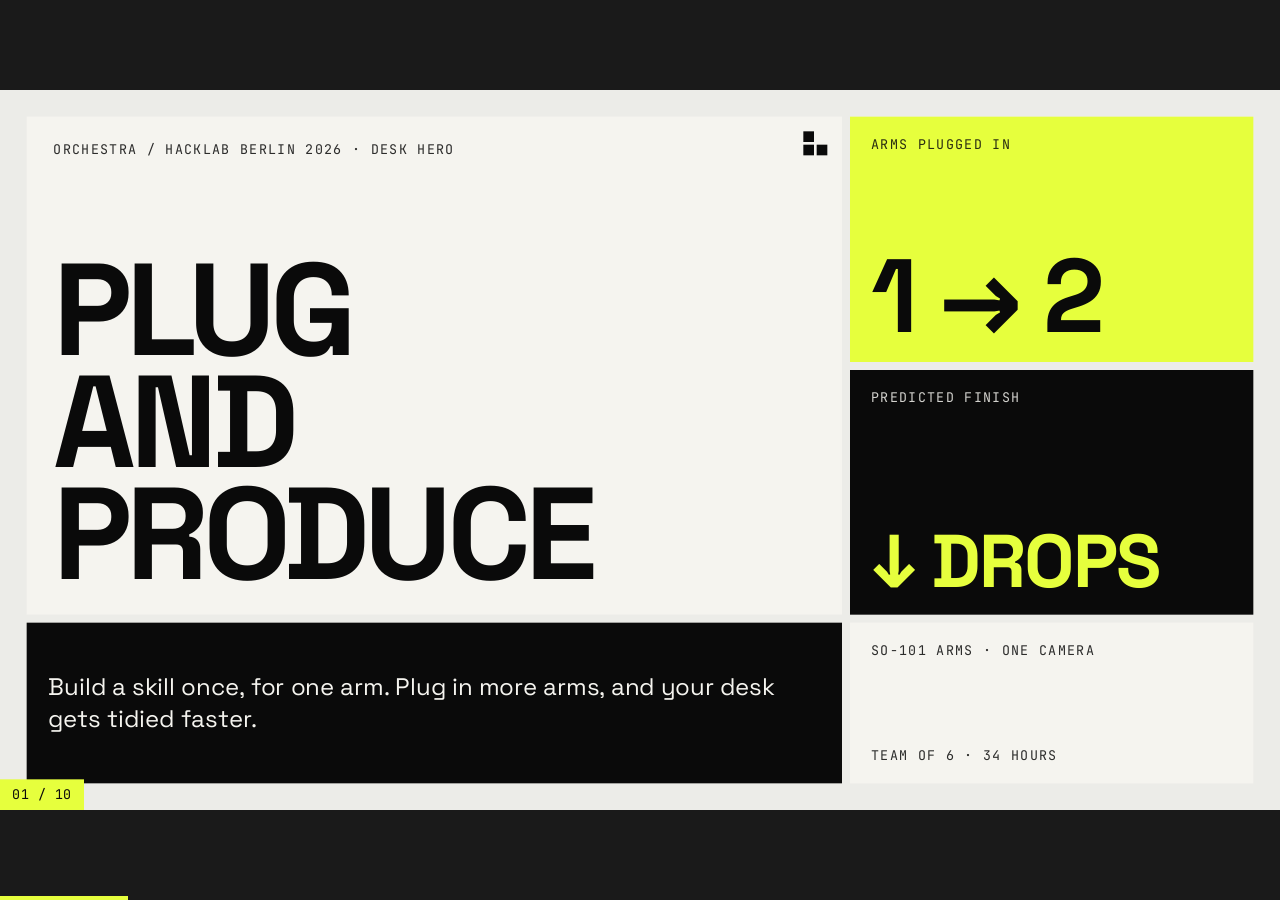
<file: docs/deck/index.html>
<!DOCTYPE html>
<html lang="en">
<head>
<meta charset="UTF-8">
<meta name="viewport" content="width=device-width, initial-scale=1.0">
<title>Plug and Produce · Orchestra</title>

<!-- Fonts: Space Grotesk (display + body), JetBrains Mono (labels) -->
<link rel="preconnect" href="https://fonts.googleapis.com">
<link rel="preconnect" href="https://fonts.gstatic.com" crossorigin>
<link href="https://fonts.googleapis.com/css2?family=Space+Grotesk:wght@400;500;700&family=JetBrains+Mono:wght@400;500&display=swap" rel="stylesheet">

<style>
/* ===========================================
   THEME: Neo-Grid Bold
   Change these to restyle the whole deck
   =========================================== */
:root {
    --paper: #F5F4EF;
    --bg: #ECECE8;
    --ink: #0A0A0A;
    --lemon: #E6FF3D;
    --muted: #8A8A85;
    --stage-bg: #1A1A1A;
    --slide-bg: var(--bg);

    --font-display: 'Space Grotesk', 'Helvetica Neue', Helvetica, Arial, sans-serif;
    --font-mono: 'JetBrains Mono', ui-monospace, monospace;

    --ease-out-expo: cubic-bezier(0.16, 1, 0.3, 1);
}

* { margin: 0; padding: 0; box-sizing: border-box; }

/* ===========================================
   FIXED 16:9 STAGE: MANDATORY BASE STYLES
   (viewport-base.css, included in full)
   =========================================== */
html,
body {
    width: 100%;
    height: 100%;
    margin: 0;
    overflow: hidden;
    background: var(--stage-bg, #000);
}

.deck-viewport {
    position: fixed;
    inset: 0;
    overflow: hidden;
    background: var(--stage-bg, #000);
}

.deck-stage {
    position: absolute;
    left: 0;
    top: 0;
    width: 1920px;
    height: 1080px;
    overflow: hidden;
    transform-origin: 0 0;
    background: var(--slide-bg, #fff);
}

.slide {
    position: absolute;
    inset: 0;
    width: 1920px;
    height: 1080px;
    overflow: hidden;
    display: block;
    visibility: hidden;
    opacity: 0;
    pointer-events: none;
    background: var(--slide-bg, #fff);
}

.slide.active,
.slide.visible {
    visibility: visible;
    opacity: 1;
    pointer-events: auto;
    z-index: 1;
}

img,
video,
canvas,
svg {
    max-width: 100%;
    max-height: 100%;
}

.deck-controls {
    position: fixed;
    left: 50%;
    bottom: 22px;
    transform: translateX(-50%);
    z-index: 1000;
}

@media print {
    html,
    body {
        width: 1920px;
        height: auto;
        overflow: visible;
        background: #fff;
    }

    .deck-viewport {
        position: static;
        overflow: visible;
        background: #fff;
    }

    .deck-stage {
        position: static;
        width: auto;
        height: auto;
        transform: none !important;
        background: none;
    }

    .slide {
        position: relative;
        display: block !important;
        visibility: visible !important;
        opacity: 1 !important;
        pointer-events: auto !important;
        width: 1920px;
        height: 1080px;
        break-after: page;
        page-break-after: always;
    }

    .slide:last-child {
        break-after: auto;
        page-break-after: auto;
    }

    .deck-controls {
        display: none !important;
    }
}

@media (prefers-reduced-motion: reduce) {
    *,
    *::before,
    *::after {
        animation-duration: 0.01ms !important;
        transition-duration: 0.2s !important;
    }
}

/* ===========================================
   GRID FRAME: 12 columns x 8 rows, 40px inset, 12px gaps
   Place panels with inline grid-column / grid-row spans
   =========================================== */
.slide { font-family: var(--font-display); color: var(--ink); }

.frame {
    position: absolute;
    inset: 40px;
    display: grid;
    grid-template-columns: repeat(12, 1fr);
    grid-template-rows: repeat(8, 1fr);
    gap: 12px;
}

/* ===========================================
   PANELS: paper (default), ink (inverted), lemon (signal)
   No radius, no shadow: depth comes from color adjacency
   =========================================== */
.p {
    position: relative;
    overflow: hidden;
    background: var(--paper);
    padding: 28px 32px;
    display: flex;
    flex-direction: column;
    gap: 18px;
    min-width: 0;
    min-height: 0;
}
.p.ink { background: var(--ink); color: var(--paper); }
.p.lemon { background: var(--lemon); color: var(--ink); }
.p.between { justify-content: space-between; }
.p.end { justify-content: flex-end; }
.p.pad-lg { padding: 36px 40px; }
/* Card bodies reserve equal lines so headlines in a row line up */
.p.between > div:last-child > p.bsm { min-height: 4.35em; }
.p.between > div:last-child > p.body { min-height: 2.7em; }

/* ===========================================
   TYPOGRAPHY
   Display = Space Grotesk 700 uppercase; body = 400 mixed case;
   labels = JetBrains Mono uppercase, tracked
   =========================================== */
.lab {
    font: 400 20px/1.35 var(--font-mono);
    letter-spacing: 0.1em;
    text-transform: uppercase;
    opacity: 0.85;
}
.lab-sm { font: 400 16px/1.4 var(--font-mono); letter-spacing: 0.1em; text-transform: uppercase; opacity: 0.8; }

.display, .title, .sub, .ch, .h3, .stat, .stat-lg, .stat-sm, .secnum {
    font-family: var(--font-display);
    font-weight: 700;
    text-transform: uppercase;
}
.display { font-size: 132px; line-height: 0.92; letter-spacing: -0.02em; }
.title   { font-size: 88px;  line-height: 0.95; letter-spacing: -0.015em; }
.sub     { font-size: 56px;  line-height: 1.0;  letter-spacing: -0.01em; }
.ch      { font-size: 44px;  line-height: 1.0;  letter-spacing: -0.01em; }
.h3      { font-size: 30px;  line-height: 1.05; letter-spacing: -0.005em; }
.stat    { font-size: 156px; line-height: 0.9;  letter-spacing: -0.03em; }
.stat-lg { font-size: 240px; line-height: 0.85; letter-spacing: -0.04em; }
.stat-sm { font-size: 96px;  line-height: 0.9;  letter-spacing: -0.03em; }
.secnum  { font-size: 320px; line-height: 0.85; letter-spacing: -0.05em; }

.body    { font: 400 28px/1.35 var(--font-display); }
.body-lg { font: 400 36px/1.3 var(--font-display); }
.bsm     { font: 400 22px/1.45 var(--font-display); }
.mono { font-family: var(--font-mono); }

/* Headline emphasis: <mark> = lemon swatch, <em> = lemon color, upright */
mark { background: var(--lemon); color: var(--ink); padding: 0 8px; }
em { font-style: normal; color: var(--lemon); }
.p.lemon em, .p:not(.ink) em { color: var(--ink); background: var(--lemon); padding: 0 6px; }

/* ===========================================
   DECORATIVE MARKS
   =========================================== */
.corner {
    position: absolute; top: 22px; right: 22px;
    width: 36px; height: 36px;
    display: grid; grid-template: 1fr 1fr / 1fr 1fr; gap: 4px;
}
.corner i { background: currentColor; }
.corner i:nth-child(2) { background: transparent; }

.blockmark {
    width: 96px; height: 96px;
    display: grid; grid-template: 1fr 1fr / 1fr 1fr; gap: 6px;
}
.blockmark i:nth-child(1), .blockmark i:nth-child(4) { background: currentColor; }

/* Page-number tag, bottom-left of every slide */
.pagenum {
    position: absolute; left: 0; bottom: 0; z-index: 2;
    font: 400 20px var(--font-mono); letter-spacing: 0.04em;
    padding: 10px 18px;
    background: var(--paper); color: var(--ink);
}
.pagenum.invert { background: var(--ink); color: var(--paper); }
.pagenum.lemon { background: var(--lemon); color: var(--ink); }

/* Status chips (0-radius "pills") */
.chips { display: flex; flex-wrap: wrap; gap: 12px; }
.chip {
    font: 500 20px var(--font-mono); letter-spacing: 0.08em; text-transform: uppercase;
    padding: 8px 14px; border: 1.5px solid currentColor;
}
.chip.yes { background: var(--lemon); color: var(--ink); border-color: var(--ink); }

/* ===========================================
   REVEAL ANIMATION: panels rise in, staggered, when a slide becomes visible
   =========================================== */
.frame > .p {
    opacity: 0;
    transform: translateY(24px);
    transition: opacity 0.55s var(--ease-out-expo), transform 0.55s var(--ease-out-expo);
}
.slide.visible .frame > .p { opacity: 1; transform: none; }
.frame > .p:nth-child(1) { transition-delay: 0.05s; }
.frame > .p:nth-child(2) { transition-delay: 0.15s; }
.frame > .p:nth-child(3) { transition-delay: 0.25s; }
.frame > .p:nth-child(4) { transition-delay: 0.35s; }
.frame > .p:nth-child(5) { transition-delay: 0.45s; }
.frame > .p:nth-child(6) { transition-delay: 0.55s; }
.frame > .p:nth-child(7) { transition-delay: 0.65s; }
.frame > .p:nth-child(8) { transition-delay: 0.75s; }

/* ===========================================
   SLIDE 3: LIVE COUNTDOWN WIDGET (example numbers, see slide 6)
   =========================================== */
.clock-time {
    font: 700 132px/0.9 var(--font-display); letter-spacing: -0.03em;
    color: var(--lemon); font-variant-numeric: tabular-nums;
}
.lanes { display: grid; gap: 14px; }
.lane { display: grid; grid-template-columns: 92px 1fr; align-items: center; gap: 14px; opacity: 0.25; transition: opacity 0.4s; }
.lane.on { opacity: 1; }
.lane .bar { height: 34px; display: flex; gap: 6px; }
.lane .bar i { display: block; height: 100%; background: var(--paper); transform: scaleX(0); transform-origin: left; transition: transform 0.6s var(--ease-out-expo); }
.lane.on .bar i { transform: scaleX(1); }
.lane .bar i.l { background: var(--lemon); }
.limit-tag { align-self: flex-start; }

/* ===========================================
   SLIDE 4: FLOW ARROW
   =========================================== */
.arrow { width: 56px; height: 56px; position: absolute; right: 24px; top: 24px; }

/* ===========================================
   SLIDE 5: DEMO BEATS
   =========================================== */
.film { position: relative; padding: 0; overflow: hidden; background: var(--ink); }
.film video { position: absolute; inset: 0; width: 100%; height: 100%; object-fit: contain; background: var(--ink); }
.film .missing { position: absolute; inset: 0; display: none; align-items: center; justify-content: center; text-align: center; padding: 40px; color: var(--paper); font: 500 24px/1.4 var(--font-mono); }
.film.nofilm video { display: none; }
.film.nofilm .missing { display: flex; }
.beats { list-style: none; display: grid; gap: 30px; }
.beats li { display: grid; grid-template-columns: 72px 1fr; gap: 20px; align-items: baseline; }
.beats .n { font: 500 24px var(--font-mono); letter-spacing: 0.06em; color: var(--lemon); }
.beats .t { font: 400 30px/1.3 var(--font-display); }
.beats b { font-weight: 700; text-transform: uppercase; letter-spacing: -0.005em; }

/* ===========================================
   SLIDE 6: BAR CHART (ideal 1/N vs lower bound)
   =========================================== */
.chart { flex: 1; display: grid; grid-template-columns: repeat(4, 1fr); gap: 40px; align-items: end;
         border-left: 2px solid var(--ink); border-bottom: 2px solid var(--ink); padding: 0 32px; min-height: 0; }
.grp { height: 100%; display: flex; align-items: flex-end; gap: 10px; position: relative; }
.bar-v { flex: 1; position: relative; transform: scaleY(0); transform-origin: bottom; transition: transform 0.8s var(--ease-out-expo); }
.slide.visible .bar-v { transform: scaleY(1); }
.grp:nth-child(2) .bar-v { transition-delay: 0.15s; }
.grp:nth-child(3) .bar-v { transition-delay: 0.3s; }
.grp:nth-child(4) .bar-v { transition-delay: 0.45s; }
.bar-v.a { background: var(--ink); }
.bar-v.b { background: var(--lemon); border: 1.5px solid var(--ink); }
.bar-v span { position: absolute; top: -34px; left: 0; right: 0; text-align: center; font: 500 20px var(--font-mono); }
.xaxis { display: grid; grid-template-columns: repeat(4, 1fr); gap: 40px; padding: 0 32px 0 34px; }
.xaxis div { text-align: center; }
.legend { display: flex; gap: 28px; align-items: center; }
.sw { display: inline-block; width: 22px; height: 22px; vertical-align: -4px; margin-right: 10px; }
.sw.a { background: var(--ink); }
.sw.b { background: var(--lemon); border: 1.5px solid var(--ink); }
.formula { font: 500 38px/1.35 var(--font-mono); letter-spacing: 0.01em; }
.formula u { text-decoration: none; border-bottom: 3px solid var(--lemon); }

/* ===========================================
   PRESENTER CHROME (outside the stage)
   Progress bar, notes overlay (N), edit toggle (E)
   =========================================== */
.progress { position: fixed; left: 0; bottom: 0; height: 4px; background: var(--lemon); z-index: 1001; transition: width 0.3s; }
.notes { display: none; }
#notesPanel {
    position: fixed; left: 0; right: 0; bottom: 0; z-index: 1002;
    background: rgba(10, 10, 10, 0.92); color: var(--paper);
    font: 400 18px/1.5 var(--font-display); padding: 18px 28px 24px;
    transform: translateY(100%); transition: transform 0.25s;
}
#notesPanel.show { transform: none; }
#notesPanel .lab { color: var(--lemon); margin-bottom: 6px; }

.edit-hotzone { position: fixed; top: 0; left: 0; width: 80px; height: 80px; z-index: 10000; cursor: pointer; }
.edit-toggle {
    position: fixed; top: 16px; left: 16px; z-index: 10001;
    font: 500 14px var(--font-mono); letter-spacing: 0.08em; text-transform: uppercase;
    background: var(--lemon); color: var(--ink); border: 0; padding: 10px 14px; cursor: pointer;
    opacity: 0; pointer-events: none; transition: opacity 0.3s ease;
}
.edit-toggle.show, .edit-toggle.active { opacity: 1; pointer-events: auto; }
body.editing .deck-stage [contenteditable="true"]:focus { outline: 3px dashed var(--lemon); outline-offset: 4px; }
</style>
</head>
<body>
<div class="deck-viewport">
<main class="deck-stage" id="deckStage">

<!-- =========================================================
     01 / COVER
     ========================================================= -->
<section class="slide" aria-label="Plug and Produce">
  <div class="frame">
    <div class="p pad-lg between" style="grid-column:1/span 8;grid-row:1/span 6">
      <div class="lab">Orchestra / HackLab Berlin 2026 &middot; Desk Hero</div>
      <div class="corner"><i></i><i></i><i></i><i></i></div>
      <h1 class="display" style="font-size:196px;line-height:.86;letter-spacing:-.045em">Plug<br>and<br>Produce</h1>
    </div>
    <div class="p lemon between" style="grid-column:9/span 4;grid-row:1/span 3">
      <div class="lab">Arms plugged in</div>
      <div class="stat">1&nbsp;&rarr;&nbsp;2</div>
    </div>
    <div class="p ink between" style="grid-column:9/span 4;grid-row:4/span 3">
      <div class="lab">Predicted finish</div>
      <div class="stat-sm" style="font-size:112px;color:var(--lemon)">&darr;&nbsp;Drops</div>
    </div>
    <div class="p ink" style="grid-column:1/span 8;grid-row:7/span 2;justify-content:center">
      <p class="body-lg">Build a skill once, for one arm. Plug in more arms, and your desk gets tidied faster.</p>
    </div>
    <div class="p between" style="grid-column:9/span 4;grid-row:7/span 2">
      <div class="lab">SO-101 arms &middot; one camera</div>
      <div class="lab">Team of 6 &middot; 34 hours</div>
    </div>
  </div>
  <div class="pagenum lemon">01 / 10</div>
  <aside class="notes">We're Orchestra. Your desk is a mess. Point a camera at it and the arms tidy it. In a hurry? Plug in another arm and watch the finish time drop. (~15 s)</aside>
</section>

<!-- =========================================================
     02 / PROBLEM
     ========================================================= -->
<section class="slide" aria-label="The problem">
  <div class="frame">
    <div class="p pad-lg between" style="grid-column:1/span 7;grid-row:1/span 4">
      <div class="lab">The problem / your desk</div>
      <div class="corner"><i></i><i></i><i></i><i></i></div>
      <h2 class="title">A desk robot does<br><mark>one trained thing</mark></h2>
    </div>
    <div class="p lemon between" style="grid-column:8/span 5;grid-row:1/span 4">
      <div class="lab">Demos to teach the skill, once</div>
      <div><div class="stat-lg">41</div><p class="body" style="margin-top:18px">Extra demos to add another arm: 0</p></div>
    </div>
    <div class="p ink between" style="grid-column:1/span 4;grid-row:5/span 4">
      <div class="stat-sm" style="color:var(--lemon)">01</div>
      <div><div class="ch" style="margin-bottom:14px">New object</div><p class="body">A trained policy only knows what it was shown. One independent test on this arm: 30&ndash;40% success after 50 demos.</p></div>
    </div>
    <div class="p between" style="grid-column:5/span 4;grid-row:5/span 4">
      <div class="stat-sm">02</div>
      <div><div class="ch" style="margin-bottom:14px">In a hurry</div><p class="body">An SO-101 costs about $100. But every new arm setup means new data and new training.</p></div>
    </div>
    <div class="p ink between" style="grid-column:9/span 4;grid-row:5/span 4">
      <div class="stat-sm" style="color:var(--lemon)">03</div>
      <div><div class="ch" style="margin-bottom:14px">More arms</div><p class="body">Published multi-arm systems get 1.5&ndash;3&times;, not N&times;. Nothing tells you why.</p></div>
    </div>
  </div>
  <div class="pagenum">02 / 10</div>
  <aside class="notes">Desk robots today are trained for one chore with the objects they saw. One independent test on this very arm got 30 to 40 percent success after 50 demonstrations. The arm itself is the cheap part, about a hundred dollars. Putting a second one to work is the hard part: new data, or re-programming. And more arms is never N times faster: published systems get 1.5 to 3 times, with nothing telling you why. Ours: the skill is taught once, from 41 demonstrations. Adding another arm needs none: Orchestra deploys the same skill on it. (~35 s) Sources if asked: Tiensmith 2026 blog test (ACT about 40%, SmolVLA and pi0.5 about 30%); Hugging Face launch price; our research report for the 1.5 to 3 times range.</aside>
</section>

<!-- =========================================================
     03 / IDEA
     ========================================================= -->
<section class="slide" aria-label="The idea" data-countdown>
  <div class="frame">
    <div class="p pad-lg between" style="grid-column:1/span 9;grid-row:1/span 3">
      <div class="lab">The idea</div>
      <h2 class="title" style="font-size:84px">Press Go. Plug in.<br><mark>Watch the clock drop.</mark></h2>
    </div>
    <div class="p lemon between" style="grid-column:1/span 3;grid-row:4/span 5">
      <div class="stat-sm">01</div>
      <div>
        <div class="ch" style="margin-bottom:14px">See</div>
        <p class="bsm">A camera model reads the desk, names each thing, decides where it goes and writes the steps.</p>
      </div>
    </div>
    <div class="p between" style="grid-column:4/span 3;grid-row:4/span 5">
      <div class="stat-sm">02</div>
      <div>
        <div class="ch" style="margin-bottom:14px">Split</div>
        <p class="bsm">The planner gives every step to an arm and predicts the finish time.</p>
      </div>
    </div>
    <div class="p ink between" style="grid-column:7/span 3;grid-row:4/span 5">
      <div class="stat-sm" style="color:var(--lemon)">03</div>
      <div>
        <div class="ch" style="margin-bottom:14px">Re-split</div>
        <p class="bsm">An arm joins, leaves or fails: running steps stay put, the rest is re-planned live.</p>
      </div>
    </div>
    <div class="p ink between" style="grid-column:10/span 3;grid-row:1/span 8">
      <div class="lab">Predicted finish &middot; our planner</div>
      <div class="clock-time" id="clockTime">2:00</div>
      <div class="chip yes limit-tag" id="clockLimit">Limit: arms</div>
      <div class="lanes">
        <div class="lane on" data-lane="1"><span class="lab">Arm 1</span><div class="bar"><i style="width:30%"></i><i style="width:22%"></i><i style="width:26%"></i></div></div>
        <div class="lane" data-lane="2"><span class="lab">Arm 2</span><div class="bar"><i class="l" style="width:28%"></i><i class="l" style="width:24%"></i></div></div>
        <div class="lane" data-lane="3"><span class="lab">Arm 3</span><div class="bar"><i style="width:34%"></i></div></div>
      </div>
      <div class="lab-sm">Sort 12 objects &middot; planner output on today's code</div>
    </div>
  </div>
  <div class="pagenum invert">03 / 10</div>
  <aside class="notes">The pitch in one line: modular skills. Build a skill once, for one arm. Plug in more arms and Orchestra deploys it across all of them, with no new training and no re-programming. Three moves. See: a camera model reads the desk and writes the steps. Split: the planner assigns steps and predicts the finish. Re-split: when an arm joins, leaves or fails, we re-plan the rest live. The clock on the right is our planner's real output for the 12-object sort: watch it drop as arms join, then stop when a shared bin binds. (~35 s)</aside>
</section>

<!-- =========================================================
     04 / HOW IT WORKS
     ========================================================= -->
<section class="slide" aria-label="How it works">
  <div class="frame">
    <div class="p pad-lg between" style="grid-column:1/span 5;grid-row:1/span 2">
      <div class="lab">How it works</div>
      <h2 class="sub">One loop, <mark>any arm</mark></h2>
    </div>
    <div class="p ink between" style="grid-column:6/span 7;grid-row:1/span 2">
      <div class="lab">The one contract every arm speaks</div>
      <p class="body-lg"><span class="mono" style="color:var(--lemon);font-size:32px;white-space:nowrap">execute(task) &rarr; ok | failed | timeout | arm_down</span><br>Every arm runs the same skills. Orchestra manages the rest.</p>
    </div>

    <div class="p between" style="grid-column:1/span 3;grid-row:3/span 3">
      <svg class="arrow" viewBox="0 0 64 64" aria-hidden="true"><path d="M8 32h44M36 16l16 16-16 16" fill="none" stroke="currentColor" stroke-width="6"/></svg>
      <div class="lab">Ops &middot; 01</div>
      <div><div class="h3" style="margin-bottom:10px">Camera + VLM</div><p class="bsm">Qwen3-VL points at each object; ArUco markers map pixels onto the table.</p></div>
    </div>
    <div class="p lemon between" style="grid-column:4/span 3;grid-row:3/span 3">
      <svg class="arrow" viewBox="0 0 64 64" aria-hidden="true"><path d="M8 32h44M36 16l16 16-16 16" fill="none" stroke="currentColor" stroke-width="6"/></svg>
      <div class="lab">Ops &middot; 02</div>
      <div><div class="h3" style="margin-bottom:10px">Planner</div><p class="bsm">Reach: only arms that can get to an object are offered it. Time: every step has an estimate, replaced by each arm's measured times.</p></div>
    </div>
    <div class="p between" style="grid-column:7/span 3;grid-row:3/span 3">
      <svg class="arrow" viewBox="0 0 64 64" aria-hidden="true"><path d="M8 32h44M36 16l16 16-16 16" fill="none" stroke="currentColor" stroke-width="6"/></svg>
      <div class="lab">Ops &middot; 03</div>
      <div><div class="h3" style="margin-bottom:10px">Executor</div><p class="bsm">One arm at a time in a shared area. Retries, heartbeat, and a re-plan on every event.</p></div>
    </div>
    <div class="p ink between" style="grid-column:10/span 3;grid-row:3/span 3">
      <div class="lab">Action &middot; 04</div>
      <div><div class="h3" style="margin-bottom:10px">Arm workers</div><p class="bsm">Pick and place by calibrated IK: the same skill on every arm. X-VLA (0.9B), fine-tuned on 41 demos, fits the same call.</p></div>
    </div>

    <div class="p lemon between" style="grid-column:1/span 4;grid-row:6/span 3">
      <div class="lab">Hardware</div>
      <div><div class="h3" style="margin-bottom:10px">Discovery</div><p class="bsm">Arm plugged in or out: its worker starts, homes slowly, joins the plan.</p></div>
    </div>
    <div class="p between" style="grid-column:5/span 4;grid-row:6/span 3">
      <div class="lab">Ops</div>
      <div><div class="h3" style="margin-bottom:10px">Event log</div><p class="bsm">Append-only JSON lines. The screen reads only this.</p></div>
    </div>
    <div class="p ink between" style="grid-column:9/span 4;grid-row:6/span 3">
      <div class="lab">Ops</div>
      <div><div class="h3" style="margin-bottom:10px">Live screen</div><p class="bsm">Countdown, what-if for 1&ndash;4 arms, the limit in words, plan vs actual.</p></div>
    </div>
  </div>
  <div class="pagenum invert">04 / 10</div>
  <aside class="notes">Left to right. The camera model names what is on the desk and writes the steps. Reach: we know where each arm stands, so a step is only offered to arms that can get to the object. Time: every step has an estimate, and after the first few the planner uses each arm's own measured times, so the finish time on screen gets more honest as it runs. The executor keeps two arms out of the same spot and re-plans on every event. Plugging in an arm is just one more event. (~40 s)</aside>
</section>

<!-- =========================================================
     05 / LIVE DEMO CUE
     ========================================================= -->
<section class="slide" aria-label="Live demo">
  <div class="frame">
    <div class="p film" style="grid-column:1/span 8;grid-row:1/span 8">
      <video src="media/real_two_arms.mp4" controls muted playsinline preload="metadata" onerror="this.parentNode.classList.add('nofilm')"></video>
      <div class="missing">Film of the real run:<br>media/real_two_arms.mp4</div>
    </div>
    <div class="p ink pad-lg" style="grid-column:9/span 4;grid-row:1/span 8;justify-content:center">
      <ol class="beats">
        <li><span class="n">01</span><span class="t"><b>See.</b> The camera reads the desk and splits the work.</span></li>
        <li><span class="n">02</span><span class="t"><b>Go.</b> One arm tidies; the clock runs.</span></li>
        <li><span class="n">03</span><span class="t"><b>Plug in.</b> A second arm, found by its USB.</span></li>
        <li><span class="n">04</span><span class="t"><b>Re-plan.</b> The rest is re-split, live.</span></li>
        <li><span class="n">05</span><span class="t"><b>Together.</b> Both arms finish the desk.</span></li>
      </ol>
    </div>
  </div>
  <div class="pagenum invert">05 / 10</div>
  <aside class="notes">Play the film, shot on our own table (click the video). Narrate each beat over it; keep quiet at the plug-in and let the screen do the talking. Say only what the film shows. If the rig is on stage and behaving, offer a judge to put their own object on the desk. (~90 s)</aside>
</section>

<!-- =========================================================
     06 / THREE ARMS, SIMULATED
     ========================================================= -->
<section class="slide" aria-label="Three arms">
  <div class="frame">
    <div class="p film" style="grid-column:1/span 8;grid-row:1/span 8">
      <video src="../media/pyramid_isaac_sim.mp4" controls muted playsinline preload="metadata" onerror="this.parentNode.classList.add('nofilm')"></video>
      <div class="missing">Simulation film:<br>docs/media/pyramid_isaac_sim.mp4</div>
    </div>
    <div class="p lemon between pad-lg" style="grid-column:9/span 4;grid-row:1/span 4">
      <div class="lab">Same planner, three arms, another job</div>
      <div class="ch">Arms join<br>as it runs</div>
    </div>
    <div class="p ink between" style="grid-column:9/span 4;grid-row:5/span 2">
      <div class="lab">Steps done, 14 boxes into a pyramid</div>
      <div class="stat-sm" style="color:var(--lemon)">28/28</div>
    </div>
    <div class="p between" style="grid-column:9/span 4;grid-row:7/span 2">
      <div class="lab">Simulated (MuJoCo, shown in Isaac Sim)</div>
      <p class="bsm">Arm 2 joins after 3 boxes, arm 3 after 7. Done in 110.5 s, no contact between arms.</p>
    </div>
  </div>
  <div class="pagenum invert">06 / 10</div>
  <aside class="notes">Two arms is what fits on our table. In simulation the same planner and executor run three: one arm starts alone, the second joins after three boxes, the third after seven, and nobody re-programs anything. A different job too, stacking a pyramid: the system does not care what the task is. Say clearly this one is simulated. (~25 s)</aside>
</section>

<!-- =========================================================
     07 / WHY IT STOPS SPEEDING UP
     ========================================================= -->
<section class="slide" aria-label="Why it stops speeding up">
  <div class="frame">
    <div class="p pad-lg between" style="grid-column:1/span 6;grid-row:1/span 3">
      <div class="lab">Why it stops speeding up</div>
      <h2 class="title" style="font-size:72px">More arms help<br><mark>until</mark> something<br>else binds</h2>
    </div>
    <div class="p ink between pad-lg" style="grid-column:7/span 6;grid-row:1/span 3">
      <div class="lab">Lower bound, computed on every re-plan</div>
      <div class="formula">finish &ge; max(<br>&nbsp;&nbsp;<u>work &divide; arms</u>,<br>&nbsp;&nbsp;<u>step order</u>, <u>busiest shared area</u> )</div>
      <div class="chips"><span class="chip yes">arms</span><span class="chip yes">order</span><span class="chip yes">resource:&lt;name&gt;</span></div>
    </div>
    <div class="p" style="grid-column:1/span 8;grid-row:4/span 5;gap:16px">
      <div class="legend lab"><span><i class="sw a"></i>Ideal 1/N</span><span><i class="sw b"></i>Our plan</span><span style="margin-left:auto">Sort 12 objects &middot; seconds</span></div>
      <div class="chart" id="scaleChart" style="margin-top:40px">
        <div class="grp"><div class="bar-v a" style="height:100%"><span>120</span></div><div class="bar-v b" style="height:100%"><span>120</span></div></div>
        <div class="grp"><div class="bar-v a" style="height:50%"><span>60</span></div><div class="bar-v b" style="height:53.3%"><span>64</span></div></div>
        <div class="grp"><div class="bar-v a" style="height:33.3%"><span>40</span></div><div class="bar-v b" style="height:45%"><span>54</span></div></div>
        <div class="grp"><div class="bar-v a" style="height:25%"><span>30</span></div><div class="bar-v b" style="height:45%"><span>54</span></div></div>
      </div>
      <div class="xaxis lab-sm" id="scaleAxis"><div>1 arm<br>limit: arms</div><div>2 arms<br>limit: arms</div><div>3 arms<br>limit: input bin</div><div>4 arms<br>limit: input bin</div></div>
    </div>
    <div class="p lemon between" style="grid-column:9/span 4;grid-row:4/span 3">
      <div class="lab">Planned speed-up (planner output), sort 12 objects, <span data-fact="scaling.best_arms">3</span> arms</div>
      <div class="stat" data-fact="scaling.best_speedup">2.2&times;</div>
    </div>
    <div class="p ink between" style="grid-column:9/span 4;grid-row:7/span 2">
      <div class="lab">Published multi-arm systems: 1.5&ndash;3&times;</div>
      <p class="body">Not N&times;. The screen names the limit, in words.</p>
    </div>
  </div>
  <div class="pagenum invert">07 / 10</div>
  <aside class="notes">Speed-up is never N times. The finish time can't beat the work split across arms, the longest chain of ordered steps, or the busiest shared area. We compute that bound on every re-plan and say which one binds. This chart is planned, not measured on real arms: our planner on today's code for a 12-object sort: the second arm nearly halves it, the third helps less, and the fourth adds nothing because everyone queues at the shared input bin. (~35 s)</aside>
</section>

<!-- =========================================================
     08 / BUILT THIS WEEKEND (numbers filled by update_deck.py)
     ========================================================= -->
<section class="slide" aria-label="Built this weekend">
  <div class="frame">
    <div class="p pad-lg between" style="grid-column:1/span 6;grid-row:1/span 3">
      <div class="lab">Where we are</div>
      <h2 class="title" style="font-size:80px">Built this<br><mark>weekend</mark></h2>
      <div class="lab-sm">From the repo &middot; main @ <span data-fact="main_sha">ec9f69e</span> &middot; <span data-fact="generated">Sat 21 Nov</span></div>
    </div>
    <div class="p lemon between" style="grid-column:7/span 3;grid-row:1/span 3">
      <div class="lab">Tests across team branches</div>
      <div class="stat" data-fact="show.tests">199</div>
    </div>
    <div class="p ink between" style="grid-column:10/span 3;grid-row:1/span 3">
      <div class="lab">Commits, all teams</div>
      <div class="stat" style="color:var(--lemon)" data-fact="show.commits">91</div>
    </div>
    <div class="p between" style="grid-column:1/span 3;grid-row:4/span 3">
      <div class="lab">Operations backlog done</div>
      <div class="stat-sm" data-fact="show.ops_backlog">16/22</div>
    </div>
    <div class="p ink between" style="grid-column:4/span 3;grid-row:4/span 3">
      <div class="lab">Action workstreams done</div>
      <div class="stat-sm" style="color:var(--lemon)" data-fact="show.action_work">12/13</div>
    </div>
    <div class="p between" style="grid-column:7/span 3;grid-row:4/span 3">
      <div class="lab">Arm pairs calibrated, teleoperating</div>
      <div class="stat-sm" data-fact="show.pairs">2</div>
    </div>
    <div class="p lemon between" style="grid-column:10/span 3;grid-row:4/span 3">
      <div class="lab">Two-arm demos, X-VLA policy trained in <span data-fact="show.policy_time">1 h 42 min</span></div>
      <div class="stat-sm" data-fact="show.policy_episodes">41</div>
    </div>
    <div class="p ink between" style="grid-column:1/span 6;grid-row:7/span 2">
      <div class="lab">Simulation</div>
      <p class="body">Sort 12 objects: <span data-fact="show.sim_steps">24/24</span> steps on <span data-fact="show.sim_arms">3</span> MuJoCo arms; a failed grasp recovers.</p>
    </div>
    <div class="p between" style="grid-column:7/span 6;grid-row:7/span 2">
      <div class="lab">Real arms, on film</div>
      <p class="body">Two SO-101s tidy 5 of 5 objects in 2:49, same skill on both. An arm plugged in mid-run joins in under 1 s.</p>
    </div>
  </div>
  <div class="pagenum">08 / 10</div>
  <aside class="notes">Where we are, straight from the repo: the camera, the planner and the live re-split work end to end; simulated arms run the whole sort; and since Sunday morning two real arms tidy the table together, with an arm joining mid-run in under a second. A learned policy is next: X-VLA, trained on our 41 two-arm demos, fits them to within <span data-fact="show.policy_error">0.9°</span>; its success on the arms is not measured yet. (~25 s)</aside>
</section>

<!-- =========================================================
     09 / UNDER THE HOOD + TEAM
     ========================================================= -->
<section class="slide" aria-label="Under the hood">
  <div class="frame">
    <div class="p lemon between" style="grid-column:1/span 3;grid-row:1/span 3">
      <div class="lab">CP-SAT proves the plan optimal at 4&ndash;8 arms</div>
      <div class="stat" style="font-size:128px">&lt;2&nbsp;s</div>
    </div>
    <div class="p between" style="grid-column:4/span 3;grid-row:1/span 3">
      <div class="lab">Switch plans only if 10% better, unless arms change or a step fails</div>
      <div class="stat" style="font-size:128px">10%</div>
    </div>
    <div class="p ink between" style="grid-column:7/span 3;grid-row:1/span 3">
      <div class="lab">Running steps moved by a re-plan</div>
      <div class="stat" style="font-size:128px;color:var(--lemon)">0</div>
    </div>
    <div class="p between" style="grid-column:10/span 3;grid-row:1/span 3">
      <div class="lab">Camera check per place step, Qwen3-VL on one laptop GPU</div>
      <div class="stat" style="font-size:128px">2.8&nbsp;s</div>
    </div>

    <div class="p ink between" style="grid-column:1/span 4;grid-row:4/span 5">
      <div class="lab">Hardware</div>
      <div>
        <div class="sub" style="margin-bottom:16px">Diego &amp; Om</div>
        <p class="bsm">Rig, calibration, safe motion. Two real arms picking by camera, aim fitted on logged grasps.</p>
      </div>
    </div>
    <div class="p between" style="grid-column:5/span 4;grid-row:4/span 5">
      <div class="lab">Action</div>
      <div>
        <div class="sub" style="margin-bottom:16px">Vivek &amp; Sahil</div>
        <p class="bsm">IK skills behind one worker, sort on 3 MuJoCo arms. X-VLA trained on 41 two-arm demos.</p>
      </div>
    </div>
    <div class="p lemon between" style="grid-column:9/span 4;grid-row:4/span 5">
      <div class="lab">Operations</div>
      <div>
        <div class="sub" style="margin-bottom:16px">Vato &amp; Aravind</div>
        <p class="bsm">Planners, live re-split, live screen, plug-in detection. Qwen3-VL reads the desk.</p>
      </div>
    </div>
  </div>
  <div class="pagenum lemon">09 / 10</div>
  <aside class="notes">Under the hood: CP-SAT proves optimal plans in under 2 s at 4 to 8 arms, with HEFT as the live default. We never move a running step, we only switch plans when it's clearly better, and the camera checks every place. Three teams, one contract between them. (~25 s)</aside>
</section>

<!-- =========================================================
     10 / CLOSE
     ========================================================= -->
<section class="slide" aria-label="Thank you">
  <div class="frame">
    <div class="p ink end pad-lg" style="grid-column:1/span 9;grid-row:1/span 6">
      <div class="corner" style="color:var(--lemon)"><i></i><i></i><i></i><i></i></div>
      <h2 class="display">Plug in an arm.<br><em>Watch the clock</em><br><em>drop.</em></h2>
    </div>
    <div class="p lemon between" style="grid-column:10/span 3;grid-row:1/span 6">
      <div class="blockmark"><i></i><i></i><i></i><i></i></div>
      <div>
        <div class="lab" style="margin-bottom:14px">Thank you</div>
        <div class="sub">Questions?</div>
      </div>
    </div>
    <div class="p between" style="grid-column:1/span 6;grid-row:7/span 2">
      <div class="lab">Beyond the desk</div>
      <p class="body">Today it tidies your desk. The same system runs a packing bench: add an arm, re-program nothing.</p>
    </div>
    <div class="p between" style="grid-column:7/span 6;grid-row:7/span 2">
      <div class="lab">Orchestra &middot; github.com/termvato/HFTeamA</div>
      <p class="body">Diego &middot; Om &middot; Vivek &middot; Sahil &middot; Vato &middot; Aravind</p>
    </div>
  </div>
  <div class="pagenum invert">10 / 10</div>
  <aside class="notes">The desk is the story: a messy desk, tidied, and faster when you plug in another arm. One sentence beyond the desk, no more: the same system runs a packing bench, add an arm and nobody re-programs anything. Plug in an arm, watch the clock drop. Thanks. (~15 s) Only if a judge asks about industry: factories installed 603,000 robots in 2025 (IFR, up 11%), and integrators quote set-up at 1.5 to 3 times the robot's price (a rough range, not a measurement).</aside>
</section>

</main>
</div>

<!-- Presenter chrome: outside the stage -->
<div class="progress" id="progress"></div>
<div id="notesPanel" aria-live="polite"><div class="lab">Speaker notes (N)</div><div id="notesText"></div></div>
<div class="edit-hotzone" id="editHotzone"></div>
<button class="edit-toggle" id="editToggle" title="Edit mode (E)">Edit</button>

<!-- Repo facts: regenerate with `python presentation/update_deck.py --fetch` -->
<!-- FACTS:START -->
<script type="application/json" id="deck-facts">
{
 "generated": "Sun 22 Nov 15:35",
 "main_sha": "5052ec9",
 "show": {
  "tests": 399,
  "commits": 242,
  "ops_backlog": "17/22",
  "action_work": "12/13",
  "followers": 2,
  "pairs": 2,
  "episodes": 20,
  "sim_steps": "24/24",
  "sim_arms": "3",
  "dry_1": "53 s",
  "dry_2": "37 s",
  "vlm_found": "6/6",
  "vlm_error": "0.6 cm",
  "policy_episodes": "41",
  "policy_time": "1 h 42 min",
  "policy_error": "0.9°"
 },
 "scaling": {
  "task": "sort12",
  "rows": [
   {
    "n": 1,
    "planned": 120.0,
    "bound": 120.0,
    "ideal": 120.0,
    "limit": "arms"
   },
   {
    "n": 2,
    "planned": 64.0,
    "bound": 60.0,
    "ideal": 60.0,
    "limit": "arms"
   },
   {
    "n": 3,
    "planned": 54.0,
    "bound": 54.0,
    "ideal": 40.0,
    "limit": "input bin"
   },
   {
    "n": 4,
    "planned": 54.0,
    "bound": 54.0,
    "ideal": 30.0,
    "limit": "input bin"
   }
  ],
  "best_speedup": "2.2×",
  "best_arms": 3
 }
}
</script>
<!-- FACTS:END -->

<script>
/* ===========================================
   REPO FACTS (written by presentation/update_deck.py)
   Missing facts leave the slide's own text in place
   =========================================== */
const FACTS = (() => {
    try { return JSON.parse(document.getElementById('deck-facts').textContent); }
    catch { return null; }
})();
const fact = (path) => path.split('.').reduce((o, k) => (o == null ? null : o[k]), FACTS);
const mmss = (s) => `${Math.floor(s / 60)}:${String(Math.round(s % 60)).padStart(2, '0')}`;

function applyFacts() {
    document.querySelectorAll('[data-fact]').forEach((el) => {
        const v = fact(el.dataset.fact);
        if (v != null) el.textContent = v;
    });
    const rows = fact('scaling.rows');
    if (!rows || !rows.length) return;
    const top = Math.max(...rows.map((r) => Math.max(r.planned, r.ideal)));
    const bar = (cls, v) => `<div class="bar-v ${cls}" style="height:${(100 * v / top).toFixed(1)}%"><span>${Math.round(v)}</span></div>`;
    const arms = (n) => `${n} arm${n > 1 ? 's' : ''}`;
    document.getElementById('scaleChart').innerHTML = rows.map((r) => `<div class="grp">${bar('a', r.ideal)}${bar('b', r.planned)}</div>`).join('');
    document.getElementById('scaleAxis').innerHTML = rows.map((r) => `<div>${arms(r.n)}<br>limit: ${r.limit}</div>`).join('');
}
applyFacts();

/* ===========================================
   SLIDE PRESENTATION CONTROLLER
   Keys: arrows / space / PgUp / PgDn / Home / End; N = notes; E = edit; Ctrl+S = save HTML
   =========================================== */
class SlidePresentation {
    constructor() {
        this.slides = [...document.querySelectorAll('.slide')];
        this.stage = document.getElementById('deckStage');
        this.progress = document.getElementById('progress');
        this.notesPanel = document.getElementById('notesPanel');
        this.notesText = document.getElementById('notesText');
        this.timers = [];
        this.editing = false;
        this.current = 0;
        this.slides.forEach((s, i) => {
            const pn = s.querySelector('.pagenum');
            const pad = (n) => String(n).padStart(2, '0');
            if (pn) pn.textContent = `${pad(i + 1)} / ${pad(this.slides.length)}`;
        });
        this.setupStageScale();
        this.setupKeyboardNav();
        this.setupTouchNav();
        this.setupWheelNav();
        this.setupEditing();
        const fromHash = parseInt(location.hash.slice(1), 10);
        this.show(Number.isFinite(fromHash) ? fromHash - 1 : 0);
    }

    setupStageScale() {
        const scale = () => {
            const k = Math.min(innerWidth / 1920, innerHeight / 1080);
            this.stage.style.transform =
                `translate(${(innerWidth - 1920 * k) / 2}px, ${(innerHeight - 1080 * k) / 2}px) scale(${k})`;
        };
        scale();
        addEventListener('resize', scale);
    }

    setupKeyboardNav() {
        document.addEventListener('keydown', (e) => {
            if (this.editing) {
                if (e.key === 'Escape') this.toggleEdit(false);
                if ((e.ctrlKey || e.metaKey) && e.key.toLowerCase() === 's') { e.preventDefault(); this.saveHtml(); }
                return;
            }
            const next = ['ArrowRight', 'ArrowDown', ' ', 'PageDown'];
            const prev = ['ArrowLeft', 'ArrowUp', 'PageUp'];
            if (next.includes(e.key)) { e.preventDefault(); this.show(this.current + 1); }
            else if (prev.includes(e.key)) { e.preventDefault(); this.show(this.current - 1); }
            else if (e.key === 'Home') this.show(0);
            else if (e.key === 'End') this.show(this.slides.length - 1);
            else if (e.key === 'n' || e.key === 'N') this.notesPanel.classList.toggle('show');
            else if (e.key === 'e' || e.key === 'E') this.toggleEdit(true);
        });
    }

    setupTouchNav() {
        let x0 = null;
        addEventListener('touchstart', (e) => { x0 = e.touches[0].clientX; }, { passive: true });
        addEventListener('touchend', (e) => {
            if (x0 === null || this.editing) return;
            const dx = e.changedTouches[0].clientX - x0;
            if (Math.abs(dx) > 50) this.show(this.current + (dx < 0 ? 1 : -1));
            x0 = null;
        });
    }

    setupWheelNav() {
        let locked = false;
        addEventListener('wheel', (e) => {
            if (locked || this.editing || Math.abs(e.deltaY) < 30) return;
            locked = true;
            this.show(this.current + (e.deltaY > 0 ? 1 : -1));
            setTimeout(() => { locked = false; }, 700);
        }, { passive: true });
    }

    show(index) {
        this.current = Math.max(0, Math.min(index, this.slides.length - 1));
        this.slides.forEach((s, i) => {
            s.classList.toggle('active', i === this.current);
            s.classList.toggle('visible', i === this.current);
        });
        this.progress.style.width = `${((this.current + 1) / this.slides.length) * 100}%`;
        const notes = this.slides[this.current].querySelector('.notes');
        this.notesText.textContent = notes ? notes.textContent : '';
        history.replaceState(null, '', `#${this.current + 1}`);
        this.runCountdown(this.slides[this.current]);
    }

    /* Slide 3 widget: arms light up one by one and the planned finish time drops */
    runCountdown(slide) {
        this.timers.forEach(clearTimeout);
        this.timers = [];
        if (!slide.hasAttribute('data-countdown')) return;
        const time = slide.querySelector('#clockTime');
        const limit = slide.querySelector('#clockLimit');
        const lanes = slide.querySelectorAll('.lane');
        const rows = fact('scaling.rows');
        const steps = rows && rows.length >= 3
            ? rows.slice(0, 3).map((r) => [mmss(r.planned), `Limit: ${r.limit}`])
            : [['2:00', 'Limit: arms'], ['1:04', 'Limit: arms'], ['0:54', 'Limit: input bin']];
        const apply = (n) => {
            lanes.forEach((l, i) => l.classList.toggle('on', i <= n));
            [time.textContent, limit.textContent] = steps[n];
        };
        apply(0);
        this.timers.push(setTimeout(() => apply(1), 1600));
        this.timers.push(setTimeout(() => apply(2), 3200));
    }

    /* ===========================================
       INLINE EDITING: hover top-left corner or press E; Esc exits; Ctrl+S downloads the HTML
       =========================================== */
    setupEditing() {
        const hotzone = document.getElementById('editHotzone');
        this.editBtn = document.getElementById('editToggle');
        let hide = null;
        const arm = () => { hide = setTimeout(() => { if (!this.editing) this.editBtn.classList.remove('show'); }, 400); };
        hotzone.addEventListener('mouseenter', () => { clearTimeout(hide); this.editBtn.classList.add('show'); });
        hotzone.addEventListener('mouseleave', arm);
        this.editBtn.addEventListener('mouseenter', () => clearTimeout(hide));
        this.editBtn.addEventListener('mouseleave', arm);
        hotzone.addEventListener('click', () => this.toggleEdit(!this.editing));
        this.editBtn.addEventListener('click', () => this.toggleEdit(!this.editing));
    }

    editableNodes() {
        return this.stage.querySelectorAll('h1, h2, p, .lab, .ch, .h3, .stat, .stat-lg, .stat-sm, .secnum, .beats .t, .chip');
    }

    toggleEdit(on) {
        this.editing = on;
        document.body.classList.toggle('editing', on);
        this.editBtn.classList.toggle('active', on);
        this.editBtn.textContent = on ? 'Done (Esc) · Save (Ctrl+S)' : 'Edit';
        this.editableNodes().forEach((n) => {
            if (on) n.setAttribute('contenteditable', 'true');
            else n.removeAttribute('contenteditable');
        });
    }

    saveHtml() {
        this.toggleEdit(false);
        const html = '<!DOCTYPE html>\n' + document.documentElement.outerHTML;
        const a = document.createElement('a');
        a.href = URL.createObjectURL(new Blob([html], { type: 'text/html' }));
        a.download = 'index.html';
        a.click();
        URL.revokeObjectURL(a.href);
    }
}

new SlidePresentation();
</script>
</body>
</html>
</file>
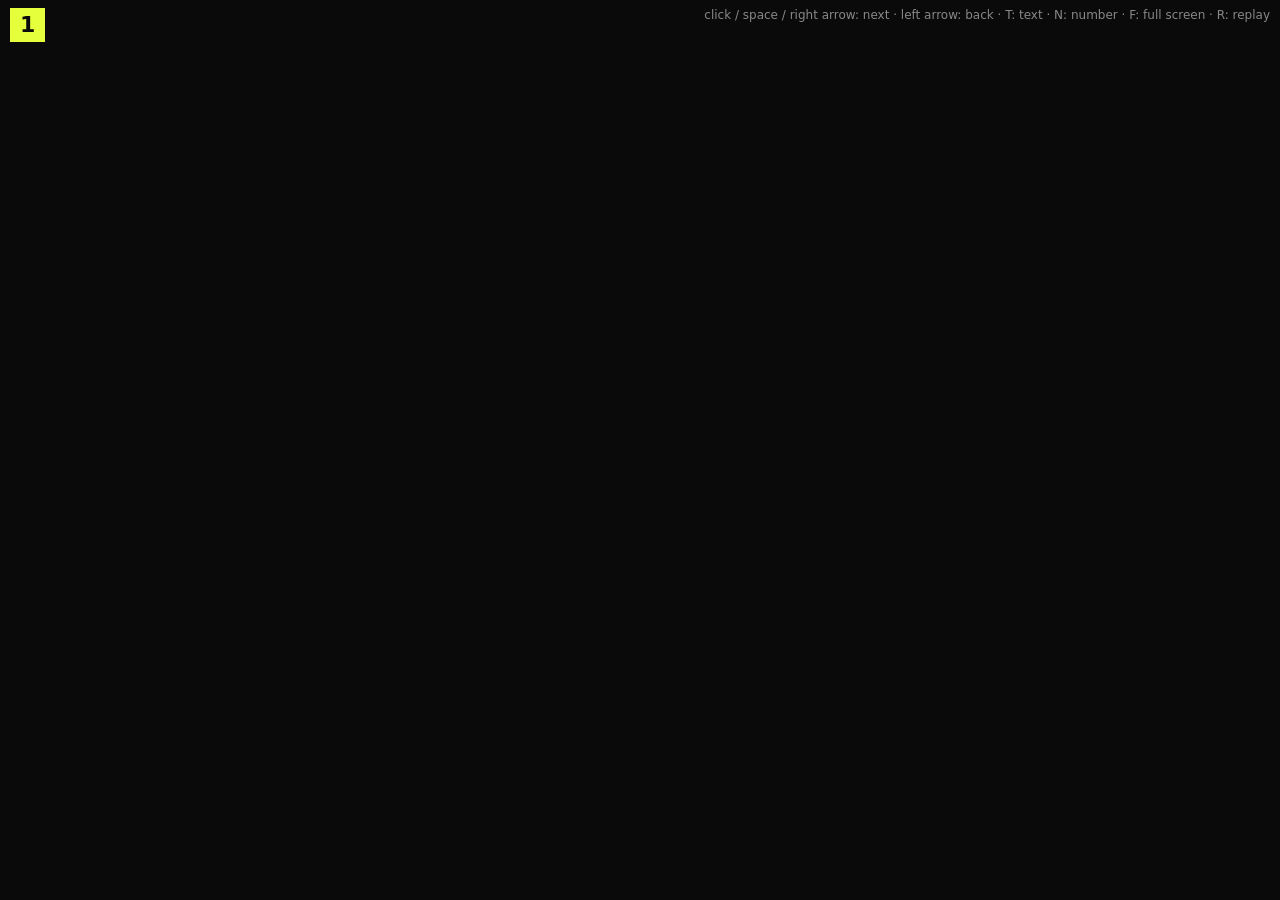
<file: docs/video/index.html>
<!doctype html><html><head><meta charset="utf-8"><title>Orchestra: click-through</title>
<style>
html,body{margin:0;height:100%;background:#0A0A0A;overflow:hidden;font-family:system-ui,sans-serif}
video{position:fixed;inset:0;width:100vw;height:100vh;object-fit:contain;background:#0A0A0A}
#n{position:fixed;left:10px;top:8px;background:#E6FF3D;color:#0A0A0A;font:700 22px/1 system-ui;padding:6px 10px}
#t{position:fixed;left:0;right:0;bottom:0;background:rgba(10,10,10,.88);color:#F5F4EF;font:500 26px/1.35 system-ui;padding:16px 28px;display:none}
#h{position:fixed;right:10px;top:8px;color:#888;font:12px system-ui}
</style></head><body>
<video id="v" muted playsinline autoplay></video><div id="n"></div><div id="h">click / space / right arrow: next &middot; left arrow: back &middot; T: text &middot; N: number &middot; F: full screen &middot; R: replay</div><div id="t"></div>
<script>
const LINES=["It's two minutes to your call, and your desk is a mess. You need more hands, right now. These two are tidying it with a learned policy, managed by Orchestra.", "A robot arm now costs a hundred dollars. Putting it to work costs far more: every new task, every new arm, every new layout means new data, new training, new code. Add a second arm, and you start over.", "Orchestra changes that. Build a skill once, for one arm. A camera locates every object, a reach model decides which arm can take what, and a scheduler predicts the finish before anything moves.", "This is real hardware. One arm starts tidying, running one skill: pick and place, by calibrated inverse kinematics. It knows what it can reach, and it tells you exactly how long it needs.", "In a hurry? Plug in another arm, and the plan rewrites itself.", "No setup. No retraining. In under a second the new arm is detected by its USB, given its share of the work, and moving, running the very same skill. The plan adapts in real time.", "Two arms, the same skill, managed by Orchestra. Zero coordination code. They pick in parallel. Locks on shared space mean they never collide at the tray, and a heartbeat watches every arm. The whole desk, tidied.", "And when a job needs two arms as one, a learned policy moves the whole tray.", "When a grasp misses, Orchestra re-scans and re-plans the rest. Running steps never move, and here the finish time holds.", "Under the hood: vision finds the objects. A scheduler plans in milliseconds. An executor re-plans on every event. Skills are a slot: inverse kinematics, or a learned policy like the VLA that opened this film. We fine-tuned X-VLA, 0.9 billion parameters, ourselves.", "It doesn't stop at two. The same skills, three arms, a different job, still managed by Orchestra. Arms join mid-task and the work re-splits around them. The task changes. The system doesn't.", "Every arm you saw ran the same skills. Orchestra managed the rest. That is the impact: robot skills become reusable. Capacity you add in seconds, not weeks.", "Built in 34 hours. Orchestra: plug in an arm, watch the clock drop."];
let i=0;const v=document.getElementById('v'),n=document.getElementById('n'),t=document.getElementById('t'),h=document.getElementById('h');
function clip(k){return 'clips/'+String(k).padStart(2,'0')+'.mp4'}
function show(k){i=Math.max(0,Math.min(LINES.length-1,k));v.src=clip(i+1);v.play();n.textContent=i+1;t.textContent=(i+1)+': '+LINES[i];
  if(i+1<LINES.length){const p=document.createElement('link');p.rel='preload';p.as='video';p.href=clip(i+2);document.head.appendChild(p);}}
document.addEventListener('click',()=>show(i+1));
document.addEventListener('keydown',e=>{const k=e.key;
  if(k===' '||k==='ArrowRight'||k==='PageDown'){e.preventDefault();show(i+1)}
  else if(k==='ArrowLeft'||k==='PageUp')show(i-1)
  else if(k==='t'||k==='T')t.style.display=t.style.display==='block'?'none':'block'
  else if(k==='n'||k==='N')n.style.display=n.style.display==='none'?'block':'none'
  else if(k==='f'||k==='F'){document.fullscreenElement?document.exitFullscreen():document.documentElement.requestFullscreen()}
  else if(k==='r'||k==='R'){v.currentTime=0;v.play()}
  h.style.display='none';});
show(0);
</script></body></html>
</file>
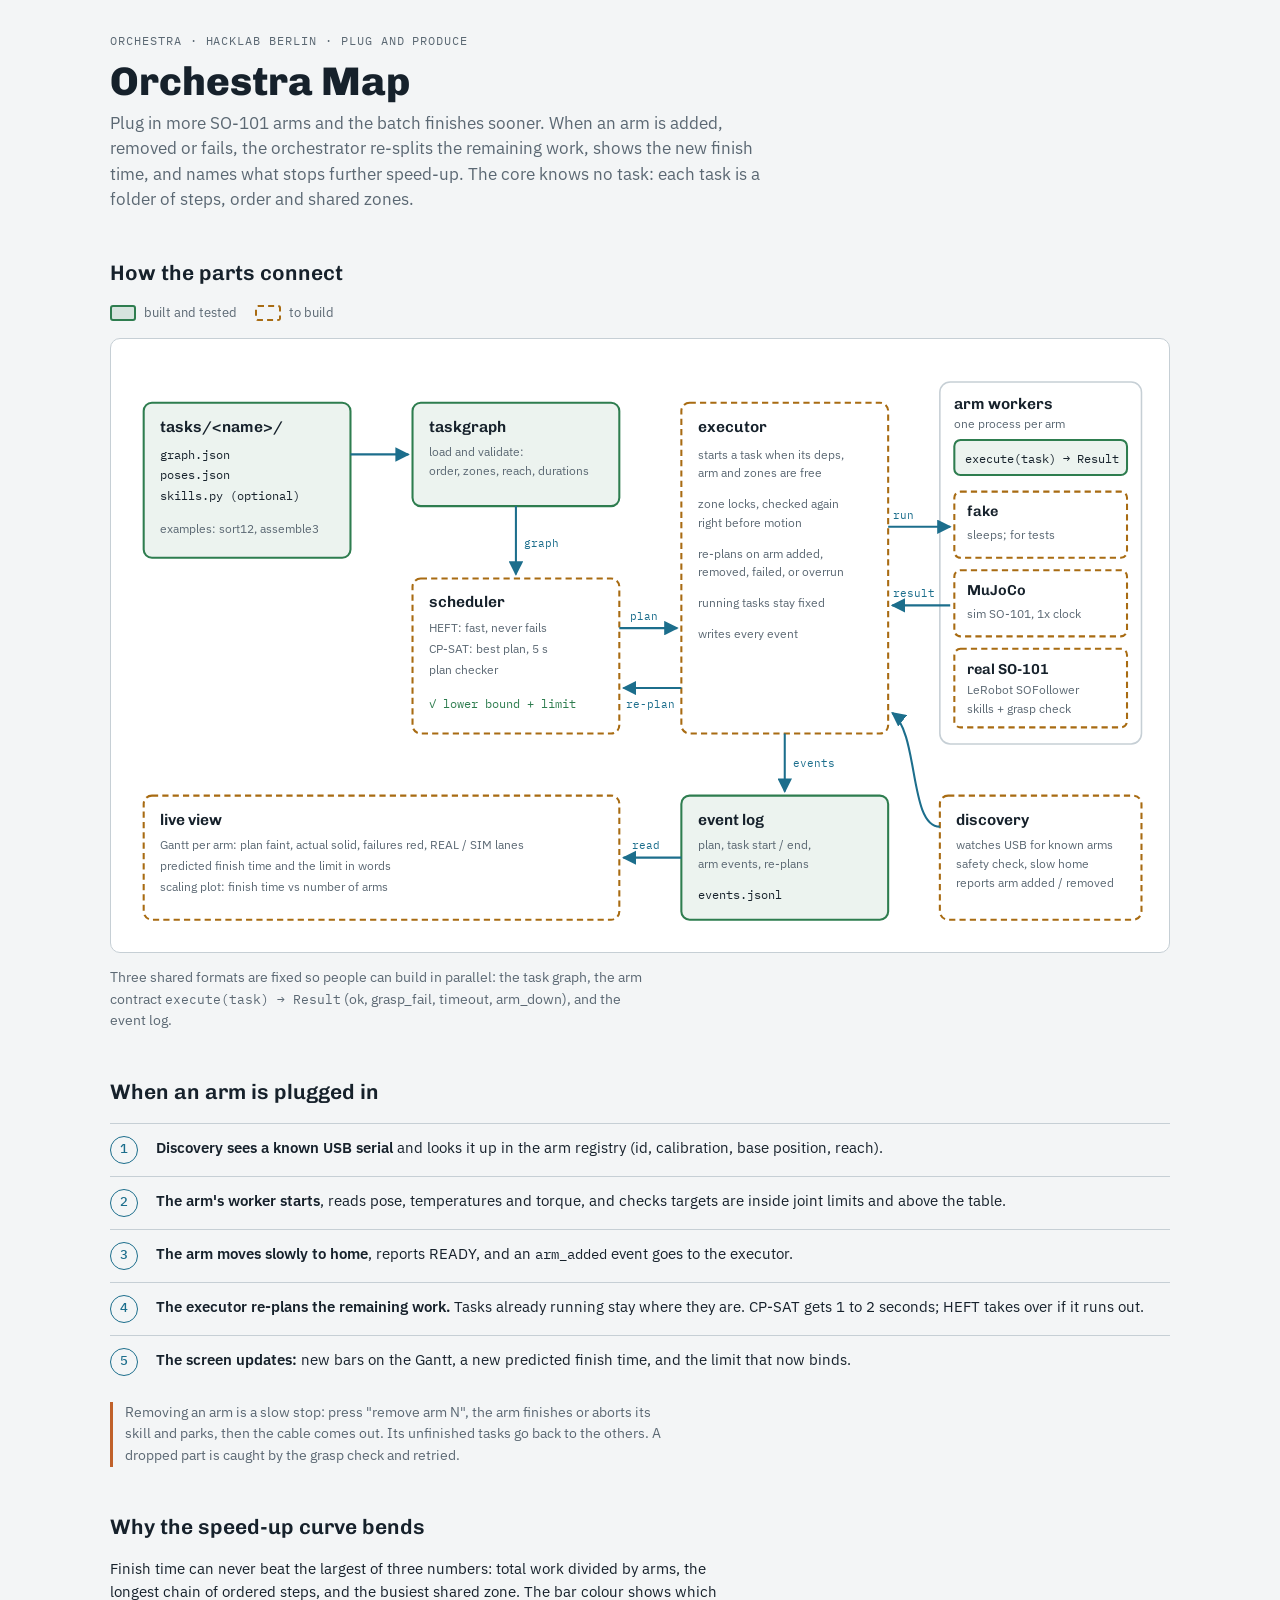
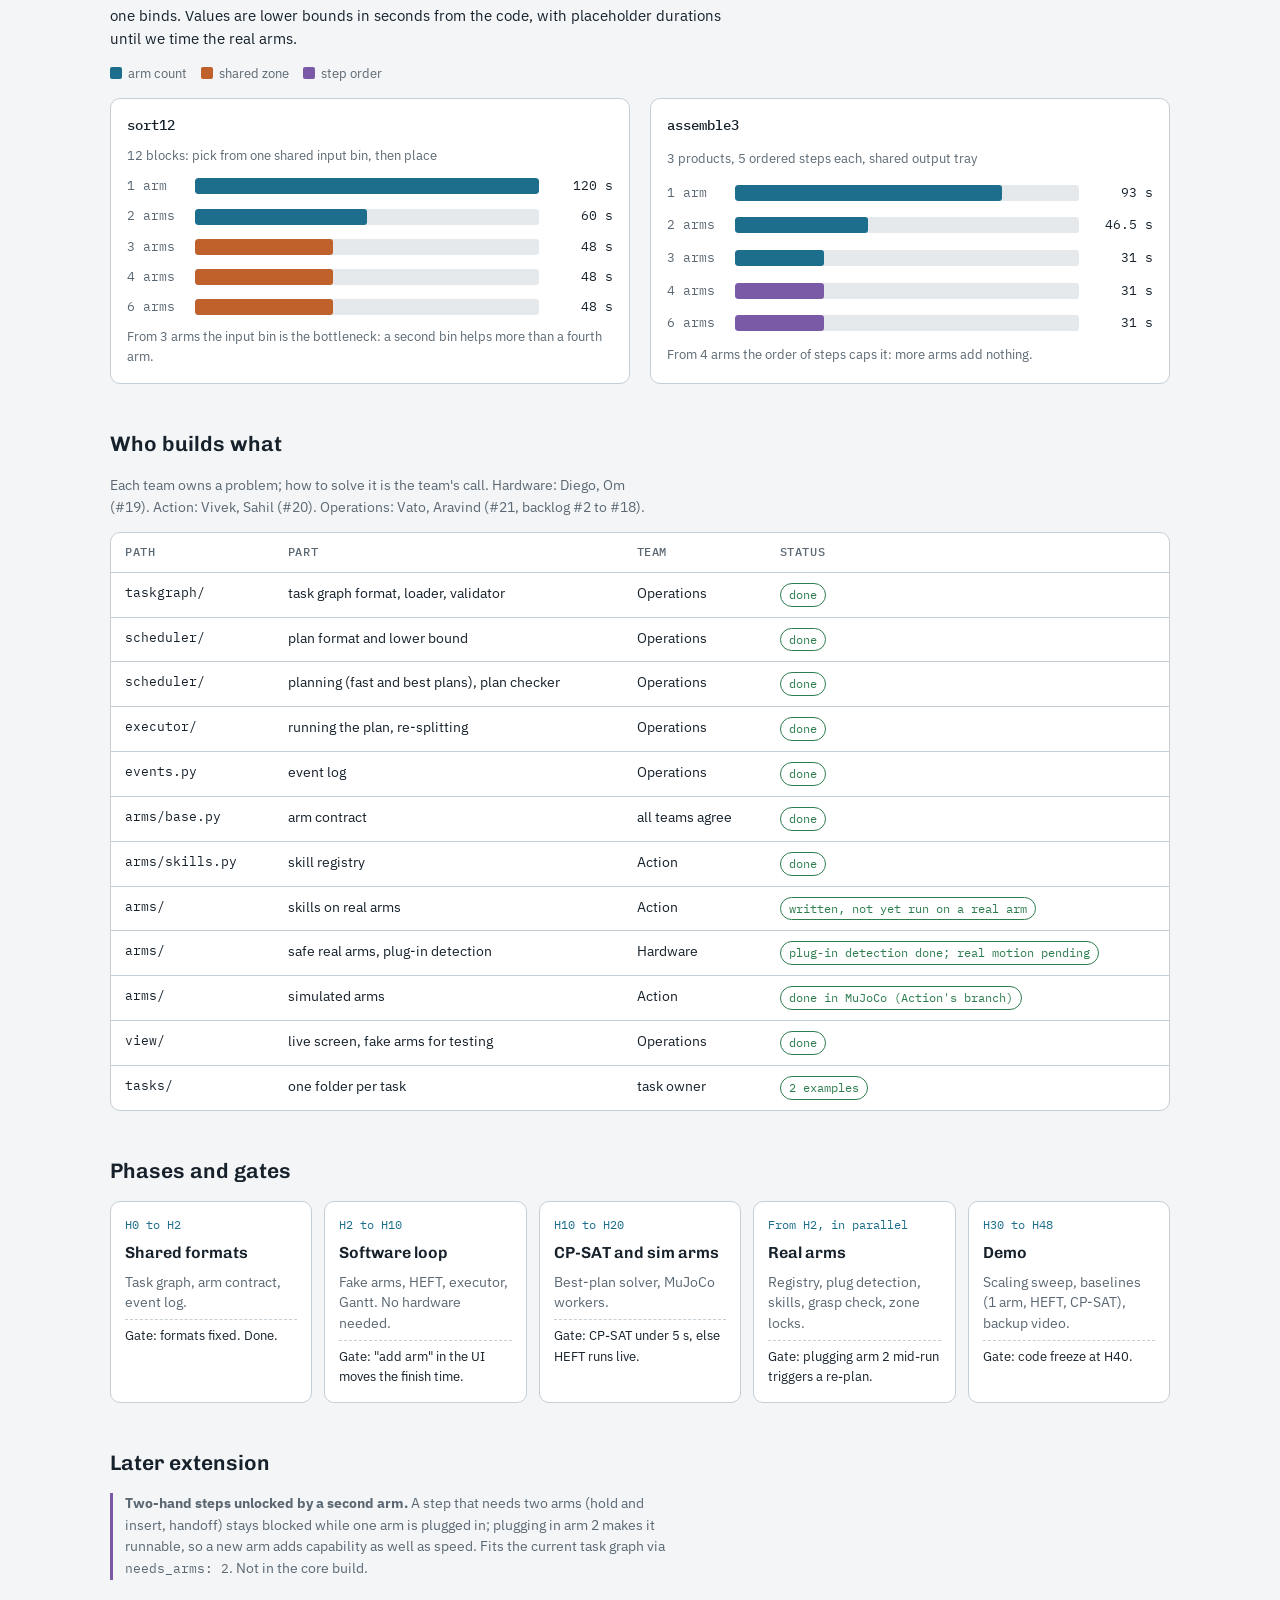
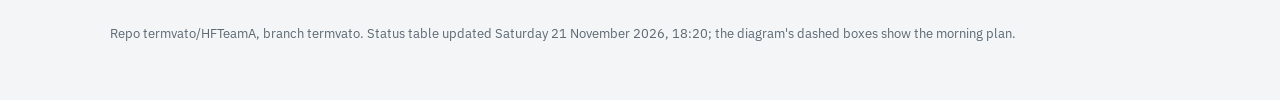
<file: docs/map.html>
<!doctype html>
<html lang="en">
<head>
<meta charset="utf-8">
<meta name="viewport" content="width=device-width, initial-scale=1, viewport-fit=cover">
<style>:root{color-scheme:light}body{margin:0}img{max-width:100%}[hidden]{display:none!important}</style>
</head>
<body>
<title>Orchestra Map</title>
<meta name="claude:viewport-fit-sides" content="cover">
<link rel="preconnect" href="https://fonts.googleapis.com">
<link rel="stylesheet" href="https://fonts.googleapis.com/css2?family=Chivo:wght@600;800&family=IBM+Plex+Sans:wght@400;500;600&family=IBM+Plex+Mono:wght@400;500&display=swap">
<style>
/* Layout: one column, schematic diagram first, then sequence, limits, ownership, phases. */
:root {
  --bg: #F3F5F6; --surface: #FFFFFF; --fg: #16212B; --muted: #5B6873; --line: #C6CFD5;
  --accent: #1C6E8C; --done: #2E7D4F; --todo: #A86B12;
  --arms: #1C6E8C; --zone: #C0612B; --chain: #7A5AA6;
  --display: "Chivo", "Helvetica Neue", Arial, sans-serif;
  --body: "IBM Plex Sans", "Segoe UI", system-ui, sans-serif;
  --mono: "IBM Plex Mono", ui-monospace, "SFMono-Regular", Menlo, monospace;
}
@media (prefers-color-scheme: dark) { :root:not([data-theme="light"]) {
  --bg: #0F161C; --surface: #172129; --fg: #E3E9ED; --muted: #93A1AC; --line: #2F3D48;
  --accent: #5FB3D1; --done: #5CC08A; --todo: #E0A54A;
  --arms: #5FB3D1; --zone: #E08654; --chain: #A98BD8; color-scheme: dark } }
:root[data-theme="dark"] {
  --bg: #0F161C; --surface: #172129; --fg: #E3E9ED; --muted: #93A1AC; --line: #2F3D48;
  --accent: #5FB3D1; --done: #5CC08A; --todo: #E0A54A;
  --arms: #5FB3D1; --zone: #E08654; --chain: #A98BD8; color-scheme: dark }

body { background: var(--bg); color: var(--fg); font-family: var(--body); font-size: 15px; line-height: 1.55; }
.wrap { max-width: 1060px; margin: 0 auto; padding-block: 32px 56px;
  padding-left: max(16px, env(safe-area-inset-left, 0px)); padding-right: max(16px, env(safe-area-inset-right, 0px));
  display: grid; gap: 44px; }
header { display: grid; gap: 8px; }
.eyebrow { font-family: var(--mono); font-size: 12px; letter-spacing: .08em; text-transform: uppercase; color: var(--muted); }
h1 { font-family: var(--display); font-weight: 800; font-size: clamp(28px, 4.4vw, 40px); line-height: 1.1; margin: 0; text-wrap: balance; }
h2 { font-family: var(--display); font-weight: 600; font-size: 21px; margin: 0; text-wrap: balance; }
p { margin: 0; max-width: 68ch; }
.lede { color: var(--muted); font-size: 16.5px; }
section { display: grid; gap: 14px; min-width: 0; }
code, .mono { font-family: var(--mono); font-size: .9em; }

.legend { display: flex; flex-wrap: wrap; gap: 18px; font-size: 13px; color: var(--muted); }
.legend span { display: inline-flex; align-items: center; gap: 8px; }
.sw { width: 22px; height: 12px; border-radius: 3px; display: inline-block; }
.sw.done { border: 2px solid var(--done); background: color-mix(in srgb, var(--done) 14%, transparent); }
.sw.todo { border: 2px dashed var(--todo); }

.diagram { overflow-x: auto; background: var(--surface); border: 1px solid var(--line); border-radius: 10px; padding: 12px; }
.diagram svg { display: block; min-width: 780px; width: 100%; height: auto; }
svg text { font-family: var(--body); fill: var(--fg); }
svg .t { font-family: var(--display); font-weight: 600; font-size: 15px; }
svg .s { font-size: 12px; fill: var(--muted); }
svg .m { font-family: var(--mono); font-size: 11.5px; fill: var(--fg); }
svg .lab { font-family: var(--mono); font-size: 11px; fill: var(--accent); }
svg .box { fill: var(--surface); stroke-width: 2; }
svg .done { stroke: var(--done); fill: color-mix(in srgb, var(--done) 9%, var(--surface)); }
svg .todo { stroke: var(--todo); stroke-dasharray: 6 4; }
svg .group { fill: none; stroke: var(--line); stroke-width: 1.5; }
svg .arrow { stroke: var(--accent); stroke-width: 2; fill: none; }
svg .ah { fill: var(--accent); }

ol.steps { list-style: none; margin: 0; padding: 0; display: grid; gap: 0; counter-reset: s; }
ol.steps li { counter-increment: s; display: grid; grid-template-columns: 34px 1fr; gap: 12px; padding: 12px 0; border-top: 1px solid var(--line); }
ol.steps li::before { content: counter(s); font-family: var(--mono); font-weight: 500; color: var(--accent);
  border: 1.5px solid var(--accent); border-radius: 50%; width: 26px; height: 26px; display: grid; place-items: center; font-size: 13px; }
ol.steps li > div { min-width: 0; }
ol.steps b { font-weight: 600; }
.note { font-size: 14px; color: var(--muted); border-left: 3px solid var(--zone); padding-left: 12px; }

.charts { display: grid; grid-template-columns: repeat(auto-fit, minmax(300px, 1fr)); gap: 20px; }
.chart { background: var(--surface); border: 1px solid var(--line); border-radius: 10px; padding: 16px; display: grid; gap: 10px; min-width: 0; }
.chart h3 { margin: 0; font-family: var(--mono); font-weight: 500; font-size: 14px; }
.chart .sub { font-size: 13px; color: var(--muted); }
.row { display: grid; grid-template-columns: 58px 1fr 64px; align-items: center; gap: 10px; font-size: 13px; font-variant-numeric: tabular-nums; }
.row .n { font-family: var(--mono); color: var(--muted); }
.track { height: 16px; background: color-mix(in srgb, var(--line) 45%, transparent); border-radius: 3px; overflow: hidden; }
.bar { height: 100%; border-radius: 3px; }
.bar.arms { background: var(--arms); } .bar.zone { background: var(--zone); } .bar.chain { background: var(--chain); }
.row .v { font-family: var(--mono); text-align: right; }
.keys { display: flex; flex-wrap: wrap; gap: 14px; font-size: 12.5px; color: var(--muted); }
.keys i { width: 12px; height: 12px; border-radius: 2px; display: inline-block; margin-right: 6px; vertical-align: -1px; }

.tablewrap { overflow-x: auto; background: var(--surface); border: 1px solid var(--line); border-radius: 10px; }
table { border-collapse: collapse; width: 100%; min-width: 640px; font-size: 14px; }
th, td { text-align: left; padding: 10px 14px; border-bottom: 1px solid var(--line); vertical-align: top; }
th { font-family: var(--mono); font-weight: 500; font-size: 12px; letter-spacing: .05em; text-transform: uppercase; color: var(--muted); }
tr:last-child td { border-bottom: 0; }
td.path { font-family: var(--mono); font-size: 13px; white-space: nowrap; }
.pill { display: inline-block; font-family: var(--mono); font-size: 11.5px; padding: 2px 8px; border-radius: 999px; white-space: nowrap; }
.pill.done { color: var(--done); border: 1.5px solid var(--done); }
.pill.todo { color: var(--todo); border: 1.5px dashed var(--todo); }

.phases { display: grid; grid-template-columns: repeat(auto-fit, minmax(185px, 1fr)); gap: 12px; }
.phase { background: var(--surface); border: 1px solid var(--line); border-radius: 10px; padding: 14px; display: grid; gap: 6px; align-content: start; min-width: 0; }
.phase .h { font-family: var(--mono); font-size: 12px; color: var(--accent); }
.phase b { font-family: var(--display); font-weight: 600; font-size: 16px; }
.phase p { font-size: 13.5px; color: var(--muted); }
.phase .gate { font-size: 13px; border-top: 1px dashed var(--line); padding-top: 6px; }
footer { font-size: 13px; color: var(--muted); }
</style>

<div class="wrap">
  <header>
    <div class="eyebrow">Orchestra · HackLab Berlin · plug and produce</div>
    <h1>Orchestra Map</h1>
    <p class="lede">Plug in more SO-101 arms and the batch finishes sooner. When an arm is added, removed or fails, the orchestrator re-splits the remaining work, shows the new finish time, and names what stops further speed-up. The core knows no task: each task is a folder of steps, order and shared zones.</p>
  </header>

  <section>
    <h2>How the parts connect</h2>
    <div class="legend">
      <span><i class="sw done"></i>built and tested</span>
      <span><i class="sw todo"></i>to build</span>
    </div>
    <div class="diagram">
      <svg viewBox="0 0 1000 570" role="img" aria-label="Architecture: task folder feeds task graph, scheduler makes a plan, executor runs arm workers, discovery reports arms, events feed the live view">
        <defs>
          <marker id="ah" viewBox="0 0 10 10" refX="9" refY="5" markerWidth="7" markerHeight="7" orient="auto-start-reverse"><path class="ah" d="M0,0 L10,5 L0,10 z"/></marker>
        </defs>

        <!-- tasks folder -->
        <rect class="box done" x="20" y="50" width="200" height="150" rx="8"/>
        <text class="t" x="36" y="78">tasks/&lt;name&gt;/</text>
        <text class="m" x="36" y="104">graph.json</text>
        <text class="m" x="36" y="124">poses.json</text>
        <text class="m" x="36" y="144">skills.py  (optional)</text>
        <text class="s" x="36" y="176">examples: sort12, assemble3</text>

        <!-- taskgraph -->
        <rect class="box done" x="280" y="50" width="200" height="100" rx="8"/>
        <text class="t" x="296" y="78">taskgraph</text>
        <text class="s" x="296" y="102">load and validate:</text>
        <text class="s" x="296" y="120">order, zones, reach, durations</text>

        <!-- scheduler -->
        <rect class="box todo" x="280" y="220" width="200" height="150" rx="8"/>
        <text class="t" x="296" y="248">scheduler</text>
        <text class="s" x="296" y="272">HEFT: fast, never fails</text>
        <text class="s" x="296" y="292">CP-SAT: best plan, 5 s</text>
        <text class="s" x="296" y="312">plan checker</text>
        <text class="m" x="296" y="345" style="fill:var(--done)">✓ lower bound + limit</text>

        <!-- executor -->
        <rect class="box todo" x="540" y="50" width="200" height="320" rx="8"/>
        <text class="t" x="556" y="78">executor</text>
        <text class="s" x="556" y="104">starts a task when its deps,</text>
        <text class="s" x="556" y="122">arm and zones are free</text>
        <text class="s" x="556" y="152">zone locks, checked again</text>
        <text class="s" x="556" y="170">right before motion</text>
        <text class="s" x="556" y="200">re-plans on arm added,</text>
        <text class="s" x="556" y="218">removed, failed, or overrun</text>
        <text class="s" x="556" y="248">running tasks stay fixed</text>
        <text class="s" x="556" y="278">writes every event</text>

        <!-- arm workers group -->
        <rect class="group" x="790" y="30" width="195" height="350" rx="10"/>
        <text class="t" x="804" y="56">arm workers</text>
        <text class="s" x="804" y="74">one process per arm</text>
        <rect class="box done" x="804" y="86" width="167" height="34" rx="6"/>
        <text class="m" x="814" y="108">execute(task) → Result</text>
        <rect class="box todo" x="804" y="136" width="167" height="64" rx="6"/>
        <text class="t" x="816" y="160" style="font-size:14px">fake</text>
        <text class="s" x="816" y="182">sleeps; for tests</text>
        <rect class="box todo" x="804" y="212" width="167" height="64" rx="6"/>
        <text class="t" x="816" y="236" style="font-size:14px">MuJoCo</text>
        <text class="s" x="816" y="258">sim SO-101, 1x clock</text>
        <rect class="box todo" x="804" y="288" width="167" height="76" rx="6"/>
        <text class="t" x="816" y="312" style="font-size:14px">real SO-101</text>
        <text class="s" x="816" y="332">LeRobot SOFollower</text>
        <text class="s" x="816" y="350">skills + grasp check</text>

        <!-- discovery -->
        <rect class="box todo" x="790" y="430" width="195" height="120" rx="8"/>
        <text class="t" x="806" y="458">discovery</text>
        <text class="s" x="806" y="482">watches USB for known arms</text>
        <text class="s" x="806" y="500">safety check, slow home</text>
        <text class="s" x="806" y="518">reports arm added / removed</text>

        <!-- event log -->
        <rect class="box done" x="540" y="430" width="200" height="120" rx="8"/>
        <text class="t" x="556" y="458">event log</text>
        <text class="s" x="556" y="482">plan, task start / end,</text>
        <text class="s" x="556" y="500">arm events, re-plans</text>
        <text class="m" x="556" y="530">events.jsonl</text>

        <!-- view -->
        <rect class="box todo" x="20" y="430" width="460" height="120" rx="8"/>
        <text class="t" x="36" y="458">live view</text>
        <text class="s" x="36" y="482">Gantt per arm: plan faint, actual solid, failures red, REAL / SIM lanes</text>
        <text class="s" x="36" y="502">predicted finish time and the limit in words</text>
        <text class="s" x="36" y="522">scaling plot: finish time vs number of arms</text>

        <!-- arrows -->
        <path class="arrow" d="M220,100 L276,100" marker-end="url(#ah)"/>
        <path class="arrow" d="M380,150 L380,216" marker-end="url(#ah)"/>
        <text class="lab" x="388" y="190">graph</text>
        <path class="arrow" d="M480,268 L536,268" marker-end="url(#ah)"/>
        <text class="lab" x="490" y="260">plan</text>
        <path class="arrow" d="M540,326 L484,326" marker-end="url(#ah)"/>
        <text class="lab" x="486" y="345">re-plan</text>
        <path class="arrow" d="M740,170 L800,170" marker-end="url(#ah)"/>
        <text class="lab" x="745" y="162">run</text>
        <path class="arrow" d="M800,246 L744,246" marker-end="url(#ah)"/>
        <text class="lab" x="745" y="238">result</text>
        <path class="arrow" d="M790,460 C760,460 770,370 744,350" marker-end="url(#ah)"/>
        <path class="arrow" d="M640,370 L640,426" marker-end="url(#ah)"/>
        <text class="lab" x="648" y="402">events</text>
        <path class="arrow" d="M540,490 L484,490" marker-end="url(#ah)"/>
        <text class="lab" x="492" y="482">read</text>
      </svg>
    </div>
    <p style="font-size:14px;color:var(--muted)">Three shared formats are fixed so people can build in parallel: the task graph, the arm contract <code>execute(task) → Result</code> (ok, grasp_fail, timeout, arm_down), and the event log.</p>
  </section>

  <section>
    <h2>When an arm is plugged in</h2>
    <ol class="steps">
      <li><div><b>Discovery sees a known USB serial</b> and looks it up in the arm registry (id, calibration, base position, reach).</div></li>
      <li><div><b>The arm's worker starts</b>, reads pose, temperatures and torque, and checks targets are inside joint limits and above the table.</div></li>
      <li><div><b>The arm moves slowly to home</b>, reports READY, and an <code>arm_added</code> event goes to the executor.</div></li>
      <li><div><b>The executor re-plans the remaining work.</b> Tasks already running stay where they are. CP-SAT gets 1 to 2 seconds; HEFT takes over if it runs out.</div></li>
      <li><div><b>The screen updates:</b> new bars on the Gantt, a new predicted finish time, and the limit that now binds.</div></li>
    </ol>
    <p class="note">Removing an arm is a slow stop: press "remove arm N", the arm finishes or aborts its skill and parks, then the cable comes out. Its unfinished tasks go back to the others. A dropped part is caught by the grasp check and retried.</p>
  </section>

  <section>
    <h2>Why the speed-up curve bends</h2>
    <p>Finish time can never beat the largest of three numbers: total work divided by arms, the longest chain of ordered steps, and the busiest shared zone. The bar colour shows which one binds. Values are lower bounds in seconds from the code, with placeholder durations until we time the real arms.</p>
    <div class="keys"><span><i style="background:var(--arms)"></i>arm count</span><span><i style="background:var(--zone)"></i>shared zone</span><span><i style="background:var(--chain)"></i>step order</span></div>
    <div class="charts">
      <div class="chart">
        <h3>sort12</h3>
        <div class="sub">12 blocks: pick from one shared input bin, then place</div>
        <div class="row"><span class="n">1 arm</span><div class="track"><div class="bar arms" style="width:100%"></div></div><span class="v">120 s</span></div>
        <div class="row"><span class="n">2 arms</span><div class="track"><div class="bar arms" style="width:50%"></div></div><span class="v">60 s</span></div>
        <div class="row"><span class="n">3 arms</span><div class="track"><div class="bar zone" style="width:40%"></div></div><span class="v">48 s</span></div>
        <div class="row"><span class="n">4 arms</span><div class="track"><div class="bar zone" style="width:40%"></div></div><span class="v">48 s</span></div>
        <div class="row"><span class="n">6 arms</span><div class="track"><div class="bar zone" style="width:40%"></div></div><span class="v">48 s</span></div>
        <div class="sub">From 3 arms the input bin is the bottleneck: a second bin helps more than a fourth arm.</div>
      </div>
      <div class="chart">
        <h3>assemble3</h3>
        <div class="sub">3 products, 5 ordered steps each, shared output tray</div>
        <div class="row"><span class="n">1 arm</span><div class="track"><div class="bar arms" style="width:77.5%"></div></div><span class="v">93 s</span></div>
        <div class="row"><span class="n">2 arms</span><div class="track"><div class="bar arms" style="width:38.75%"></div></div><span class="v">46.5 s</span></div>
        <div class="row"><span class="n">3 arms</span><div class="track"><div class="bar arms" style="width:25.83%"></div></div><span class="v">31 s</span></div>
        <div class="row"><span class="n">4 arms</span><div class="track"><div class="bar chain" style="width:25.83%"></div></div><span class="v">31 s</span></div>
        <div class="row"><span class="n">6 arms</span><div class="track"><div class="bar chain" style="width:25.83%"></div></div><span class="v">31 s</span></div>
        <div class="sub">From 4 arms the order of steps caps it: more arms add nothing.</div>
      </div>
    </div>
  </section>

  <section>
    <h2>Who builds what</h2>
    <p style="font-size:14px;color:var(--muted)">Each team owns a problem; how to solve it is the team's call. Hardware: Diego, Om (#19). Action: Vivek, Sahil (#20). Operations: Vato, Aravind (#21, backlog #2 to #18).</p>
    <div class="tablewrap">
      <table>
        <thead><tr><th>Path</th><th>Part</th><th>Team</th><th>Status</th></tr></thead>
        <tbody>
          <tr><td class="path">taskgraph/</td><td>task graph format, loader, validator</td><td>Operations</td><td><span class="pill done">done</span></td></tr>
          <tr><td class="path">scheduler/</td><td>plan format and lower bound</td><td>Operations</td><td><span class="pill done">done</span></td></tr>
          <tr><td class="path">scheduler/</td><td>planning (fast and best plans), plan checker</td><td>Operations</td><td><span class="pill done">done</span></td></tr>
          <tr><td class="path">executor/</td><td>running the plan, re-splitting</td><td>Operations</td><td><span class="pill done">done</span></td></tr>
          <tr><td class="path">events.py</td><td>event log</td><td>Operations</td><td><span class="pill done">done</span></td></tr>
          <tr><td class="path">arms/base.py</td><td>arm contract</td><td>all teams agree</td><td><span class="pill done">done</span></td></tr>
          <tr><td class="path">arms/skills.py</td><td>skill registry</td><td>Action</td><td><span class="pill done">done</span></td></tr>
          <tr><td class="path">arms/</td><td>skills on real arms</td><td>Action</td><td><span class="pill done">written, not yet run on a real arm</span></td></tr>
          <tr><td class="path">arms/</td><td>safe real arms, plug-in detection</td><td>Hardware</td><td><span class="pill done">plug-in detection done; real motion pending</span></td></tr>
          <tr><td class="path">arms/</td><td>simulated arms</td><td>Action</td><td><span class="pill done">done in MuJoCo (Action's branch)</span></td></tr>
          <tr><td class="path">view/</td><td>live screen, fake arms for testing</td><td>Operations</td><td><span class="pill done">done</span></td></tr>
          <tr><td class="path">tasks/</td><td>one folder per task</td><td>task owner</td><td><span class="pill done">2 examples</span></td></tr>
        </tbody>
      </table>
    </div>
  </section>

  <section>
    <h2>Phases and gates</h2>
    <div class="phases">
      <div class="phase"><span class="h">H0 to H2</span><b>Shared formats</b><p>Task graph, arm contract, event log.</p><div class="gate">Gate: formats fixed. Done.</div></div>
      <div class="phase"><span class="h">H2 to H10</span><b>Software loop</b><p>Fake arms, HEFT, executor, Gantt. No hardware needed.</p><div class="gate">Gate: "add arm" in the UI moves the finish time.</div></div>
      <div class="phase"><span class="h">H10 to H20</span><b>CP-SAT and sim arms</b><p>Best-plan solver, MuJoCo workers.</p><div class="gate">Gate: CP-SAT under 5 s, else HEFT runs live.</div></div>
      <div class="phase"><span class="h">From H2, in parallel</span><b>Real arms</b><p>Registry, plug detection, skills, grasp check, zone locks.</p><div class="gate">Gate: plugging arm 2 mid-run triggers a re-plan.</div></div>
      <div class="phase"><span class="h">H30 to H48</span><b>Demo</b><p>Scaling sweep, baselines (1 arm, HEFT, CP-SAT), backup video.</p><div class="gate">Gate: code freeze at H40.</div></div>
    </div>
  </section>

  <section>
    <h2>Later extension</h2>
    <p class="note" style="border-left-color:var(--chain)"><b>Two-hand steps unlocked by a second arm.</b> A step that needs two arms (hold and insert, handoff) stays blocked while one arm is plugged in; plugging in arm 2 makes it runnable, so a new arm adds capability as well as speed. Fits the current task graph via <code>needs_arms: 2</code>. Not in the core build.</p>
  </section>

  <footer>Repo termvato/HFTeamA, branch termvato. Status table updated Saturday 21 November 2026, 18:20; the diagram's dashed boxes show the morning plan.</footer>
</div>

</body>
</html>
</file>
